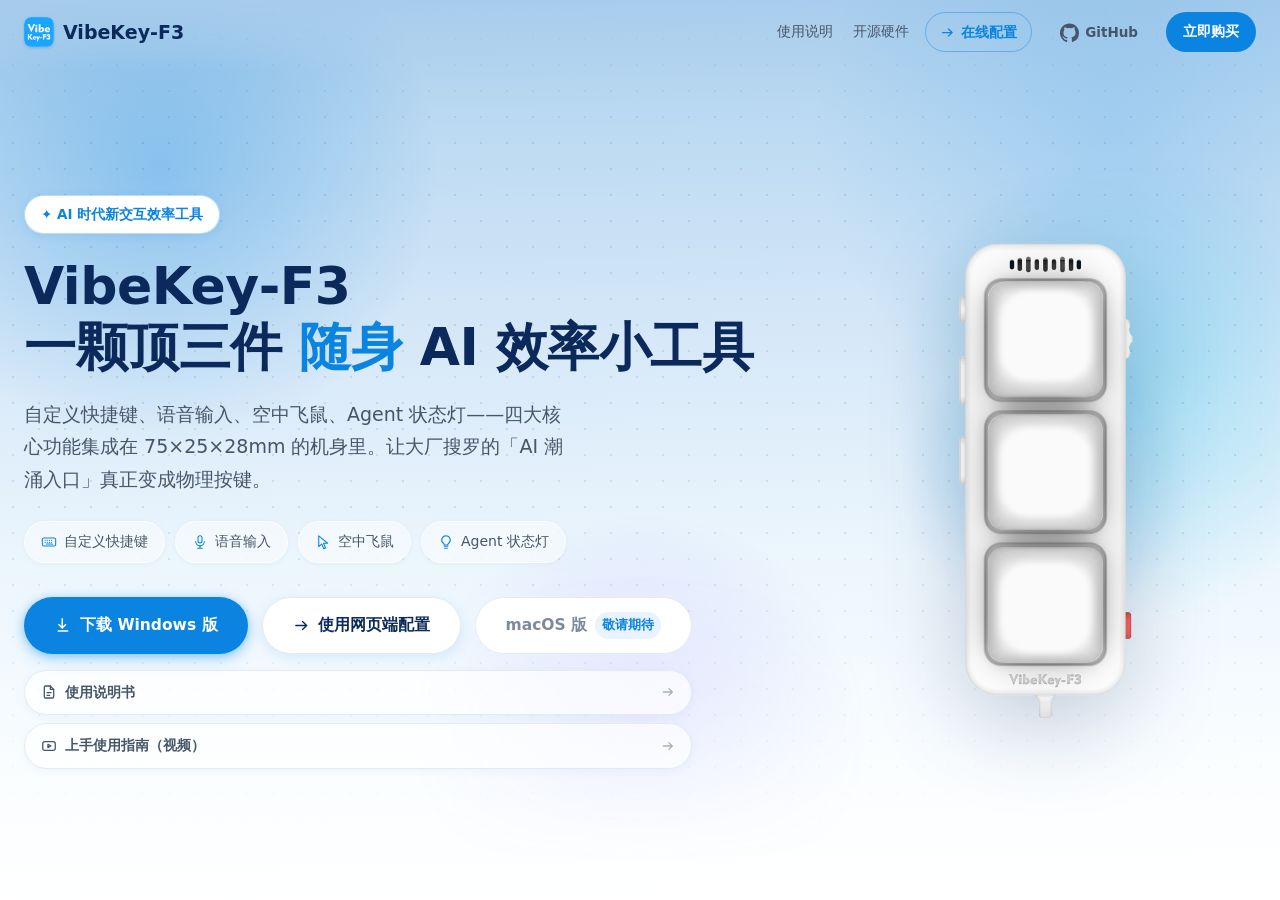
<file: index.html>
<!DOCTYPE html>
<html lang="zh-CN">
<head>
<meta charset="utf-8">
<meta name="viewport" content="width=device-width, initial-scale=1, viewport-fit=cover">
<title>VibeKey-F3 — 语音输入 · 空中飞鼠 · 自定义快捷键 · Agent状态灯</title>
<meta name="description" content="VibeKey-F3 顶三件随身 AI 效率小工具：自定义快捷键、语音输入、空中飞鼠、Agent 状态灯。双模蓝牙 5.3，三槽位独立配置，400mAh 长续航。">
<meta name="keywords" content="VibeKey-F3,语音输入,空中飞鼠,自定义快捷键,AI键盘,蓝牙键盘,Agent状态灯,双模蓝牙">
<meta property="og:title" content="VibeKey-F3 — AI时代新交互效率工具">
<meta property="og:description" content="一颗顶三件。语音输入、空中飞鼠、自定义快捷键与 Agent 状态灯，全部装进 75×25×28mm 的机身。">
<meta property="og:type" content="website">
<meta property="og:image" content="web/assets/img/product.png">
<link rel="icon" type="image/png" sizes="32x32" href="web/assets/img/favicon-32.png">
<link rel="icon" type="image/png" sizes="16x16" href="web/assets/img/favicon-16.png">
<link rel="apple-touch-icon" href="web/assets/img/logo.png">
<!-- 带 v= 版本号: GitHub Pages 对 CSS 设了 max-age=600(10 分钟缓存),
     改动样式后若不加版本号, 浏览器会继续用旧缓存。改样式时同步递增此值。
     改动履历(为什么这么改 / 踩过什么坑)见 docs/web-changelog.md。
     v34: 精简源码注释(historical note 归档到 docs/web-changelog.md)。 -->
<link rel="stylesheet" href="web/assets/style.css?v=71">
</head>
<body>

<!-- 改键页地址。该页需要 Web Serial API, 必须经 http(s) 打开, file:// 不行。
     所有改键入口统一用 data-app-link 属性, 由下面脚本注入真实地址;
     站内锚点链接不带该属性, 保持原样。 -->
<script>
  window.VK_CONFIG = {
    // 换部署位置时只改这一处
    appUrl: 'web/vibekey-F3_web_config/index.html',
  };
  document.addEventListener('DOMContentLoaded', function () {
    var url = window.VK_CONFIG.appUrl;
    document.querySelectorAll('[data-app-link]').forEach(function (el) {
      el.setAttribute('href', url);
    });
  });
</script>

<!-- ============ 等比缩放驱动 ============
     窄屏(<=1280px)时把整个桌面版按比例缩小, 一屏看全。
     ① 给 <html> 加 .vk-fixed —— 这是 CSS 覆盖区(style.css 末尾)的开关;
     ② 算 k = clientWidth / 1280 写到 --vh-k 上;
     ③ 把缩放后的实际高度回写给 .vk-scale-outer —— transform 不改布局高度,
        不补这一下页面底部会空一大截。

     ⚠️ 同步执行(不包 DOMContentLoaded): 缩放必须赶在首次绘制前生效,
        否则会闪一下"没缩放的桌面版"。 -->
<script>
(function () {
  var DESIGN_W = 1280;          // 设计稿宽度, 必须与 CSS 的 --max 一致
  // ★ 11-04: 移动端断点。小于此宽度【不做整体缩放】, 改用真正的移动端排版
  //   (@media max-width:900px, 见 style.css 末尾)。
  //   原因: 1280 设计稿缩到 390 宽 ⇒ k≈0.3, 正文 16px 实际只剩 4~5px, 手机上完全没法看。
  var MOBILE_W = 900;
  var html = document.documentElement;

  // ⚠️ 判据(clientWidth < DESIGN_W)与 CSS 覆盖区阈值(1400px)必须错开:
  //   clientWidth 已扣纵向滚动条(桌面约 15px), 窗口 1281px 时 clientWidth=1266
  //   判定为"要缩放"; 若 CSS 覆盖区也写 max-width:1280, 该媒体查询不匹配 ⇒
  //   画布拿不到 width:1280。所以 CSS 阈值放宽到 1400, 判定权只交给 .vk-fixed。
  //   缩放比恒为 clientWidth / DESIGN_W, 画布 CSS 宽恒为 DESIGN_W ⇒ 任何宽度都铺满。
  // ⚠️ 用 clientWidth 而非 window.innerWidth: innerWidth 含滚动条, 拿它算 k
  //   会让内容比可用区宽 15px → 出现横向滚动条 → 又改变可用宽 ⇒ 抖动。
  function apply() {
    var vw = html.clientWidth;   // 真实可用宽(已排除纵向滚动条)
    // 移动端: 不做缩放, 交给 CSS 的 @media (max-width:900px) 重排
    html.classList.toggle('vk-mobile', vw < MOBILE_W);
    if (vw >= MOBILE_W && vw < DESIGN_W) {
      var k = vw / DESIGN_W;
      html.classList.add('vk-fixed');
      html.style.setProperty('--vh-k', k);
    } else {
      // 桌面端 / 移动端: 完全恢复原生响应式, 不留任何缩放痕迹
      html.classList.remove('vk-fixed');
      html.style.removeProperty('--vh-k');
    }
    fixHeight();
  }

  // transform 不撑高度 ⇒ 把缩放后的真实高度回写给外层容器
  function fixHeight() {
    var sc = document.querySelector('.vk-scale');
    var out = document.querySelector('.vk-scale-outer');
    if (!sc || !out) return;
    if (!html.classList.contains('vk-fixed')) { out.style.height = ''; return; }
    var k = parseFloat(html.style.getPropertyValue('--vh-k')) || 1;
    // offsetHeight 是未缩放的布局高, 乘 k 即缩放后视觉高
    out.style.height = Math.round(sc.offsetHeight * k) + 'px';
  }

  // 首屏图片是本地静态资源, load 事件后高度才算得准
  apply();
  window.addEventListener('resize', apply, { passive: true });
  window.addEventListener('load', fixHeight);
  document.addEventListener('DOMContentLoaded', apply);

  // 图片解码完成会改变布局高度, 逐个补算(不做持续监听, 只在解码时各补一次)
  document.addEventListener('DOMContentLoaded', function () {
    document.querySelectorAll('.vk-scale img').forEach(function (img) {
      if (img.complete) return;
      img.addEventListener('load', fixHeight, { once: true });
      img.addEventListener('error', fixHeight, { once: true });
    });
  });
})();
</script>

<!-- ============ 缩放外壳 ============
     body 内容包进 .vk-scale(固定 1280px 宽的"设计画布"), 窄屏时整体 scale 缩小,
     不做任何重排。外层 .vk-scale-outer 用折算后的高度撑住文档流
     (见缩放驱动脚本的 fixHeight)。

     ⚠️ transform 会创建包含块, 里面的 position:fixed 退化为相对该元素定位。
        所以窄屏下 .nav 改 absolute(见 style.css), 代价是不再吸顶。 -->
<div class="vk-scale-outer" id="vkScaleOuter">
<div class="vk-scale" id="vkScale">

<!-- ============ 导航 ============ -->
<header class="nav">
  <div class="wrap nav-in">
    <a class="logo" href="#top">
      <span class="logo-mark"><img src="web/assets/img/logo.png" alt="VibeKey-F3"></span>
      <span>VibeKey-F3</span>
    </a>
    <nav class="nav-links" id="navLinks">
      <!-- 抽屉(≤900px)里这五项用【同一套卡片】: 等高、同圆角、同字号、图标+文字居中。
           次要项 = 白底描边(使用说明 / 开源硬件 / GitHub), 主转化 = 实心色块(在线配置 蓝 / 立即购买 橙)。
           ⚠️ 图标都带 .nav-ic, 桌面端 display:none —— 桌面导航仍是纯文字, 版式不变。
           ⚠️ 顺序: 先"资源类"再"转化类", 两个实心按钮放抽屉底部(拇指区), 视觉也成组。
           ⚠️ 文件名用 ASCII: 中文名在 URL 里会变成一长串 %E8%AF%B4... 容易被截断。
              普通 a 标签打开即可, 不要改成 fetch/XHR(3.4MB 二进制没必要绕 CORS)。 -->
      <a class="nav-menu-doc" href="web/manual.pdf" target="_blank" rel="noopener noreferrer">
        <svg class="nav-ic" viewBox="0 0 24 24" width="16" height="16" fill="none"
             stroke="currentColor" stroke-width="1.9" stroke-linecap="round" stroke-linejoin="round"
             aria-hidden="true" focusable="false">
          <path d="M14 3H7a2 2 0 0 0-2 2v14a2 2 0 0 0 2 2h10a2 2 0 0 0 2-2V8z"/>
          <path d="M14 3v5h5M9 13h6M9 17h4"/>
        </svg>
        使用说明
      </a>
      <!-- 立创开源硬件工程（原理图/PCB 开源） -->
      <a class="nav-menu-osh" href="https://oshwhub.com/eda_awmitlqu/project_zcjkwmqp?jspm=hub.zy.zp.gc1___hub.hm.zp&jlc_vid=FVEKBlFWEVRfUldQFlQMA1VVFVhYX1AAQVUKUV1UT1cxVlNfRFJaUFJSQFRYXjsOAxUeFF5JWA8aF0oLBA9ABApJKAkaExQVTU5BCBcOAAkbBUoFGAw%3D" target="_blank" rel="noopener noreferrer">
        <svg class="nav-ic" viewBox="0 0 24 24" width="16" height="16" fill="none"
             stroke="currentColor" stroke-width="1.9" stroke-linecap="round" stroke-linejoin="round"
             aria-hidden="true" focusable="false">
          <rect x="7" y="7" width="10" height="10" rx="1.6"/>
          <path d="M10 3v4M14 3v4M10 17v4M14 17v4M3 10h4M3 14h4M17 10h4M17 14h4"/>
        </svg>
        开源硬件
      </a>
      <a class="nav-menu-gh" href="https://github.com/lii-x/VibeKey-F3" target="_blank" rel="noopener noreferrer">
        <svg class="nav-ic" viewBox="0 0 24 24" width="16" height="16" fill="currentColor" aria-hidden="true">
          <path d="M12 .5C5.37.5 0 5.87 0 12.5c0 5.3 3.44 9.8 8.21 11.39.6.11.82-.26.82-.58v-2.03c-3.34.73-4.04-1.61-4.04-1.61-.55-1.39-1.34-1.76-1.34-1.76-1.09-.75.08-.73.08-.73 1.21.09 1.84 1.24 1.84 1.24 1.07 1.84 2.81 1.31 3.5 1 .11-.78.42-1.31.76-1.61-2.67-.3-5.47-1.34-5.47-5.95 0-1.31.47-2.39 1.24-3.23-.13-.3-.54-1.52.11-3.18 0 0 1.01-.32 3.3 1.23a11.5 11.5 0 0 1 6.01 0c2.29-1.55 3.3-1.23 3.3-1.23.65 1.66.24 2.88.12 3.18.77.84 1.23 1.92 1.23 3.23 0 4.62-2.8 5.64-5.48 5.94.43.37.82 1.1.82 2.22v3.29c0 .32.21.7.82.58A12.01 12.01 0 0 0 24 12.5C24 5.87 18.63.5 12 .5z"/>
        </svg>
        GitHub 开源仓库
      </a>
      <!-- 主转化 1: 在线配置(data-app-link 直接跳改键页, 与桌面端一致) -->
      <a class="nav-menu-app" data-app-link href="#app">
        <svg class="nav-ic" viewBox="0 0 24 24" width="16" height="16" fill="none"
             stroke="currentColor" stroke-width="2" stroke-linecap="round" stroke-linejoin="round"
             aria-hidden="true" focusable="false">
          <path d="M4 12h15M13.4 6.2 19.4 12l-6 5.8"/>
        </svg>
        在线配置
      </a>
      <!-- 主转化 2: 购买。⚠️ 必须是真的 <a> —— 原来这里是 .nav-links::after 伪元素画的,
           伪元素不可交互, 点了没任何反应(用户反馈"手机端立即购买跳转不了")。
           链接与桌面端 .nav-cta 保持一致。 -->
      <a class="nav-menu-buy" href="https://www.jlc-yx.com/crowdfunding/detail/2115405398654496770?jlc_vid=QlhdVwEEFVhXXgYCFFVYBlRWTlRbAQICEgUIVV1XQVUxVlNfRFJaUFJSQFRRQlBYUztWKAkaExQVTU5BEBMRWQsCBEkfD08NCAk=" target="_blank" rel="noopener noreferrer">
        <svg class="nav-ic" viewBox="0 0 24 24" width="16" height="16" fill="none"
             stroke="currentColor" stroke-width="1.9" stroke-linecap="round" stroke-linejoin="round"
             aria-hidden="true" focusable="false">
          <path d="M3 4h2.2l2.3 10.2a1.8 1.8 0 0 0 1.8 1.4h7.4a1.8 1.8 0 0 0 1.8-1.4L20 8H6.2"/>
          <circle cx="10" cy="19.6" r="1.3"/><circle cx="17" cy="19.6" r="1.3"/>
        </svg>
        立即购买
      </a>
    </nav>
    <!-- 桌面端入口(全站统一的"去配置工具"箭头图标 + 文案)。
         title 保留"在线改键"全称, 承担完整说明职责。 -->
    <a class="nav-app" data-app-link href="#app" title="打开 VibeKey-F3 在线配置工具">
      <svg class="nav-app-ic" viewBox="0 0 24 24" width="15" height="15" fill="none"
           stroke="currentColor" stroke-width="2" stroke-linecap="round" stroke-linejoin="round"
           aria-hidden="true" focusable="false">
        <path d="M4 12h15M13.4 6.2 19.4 12l-6 5.8"/>
      </svg>
      在线配置
    </a>
    <a class="nav-gh" href="https://github.com/lii-x/VibeKey-F3" target="_blank" rel="noopener noreferrer"
       title="在 GitHub 上查看 VibeKey-F3 开源仓库" aria-label="GitHub 开源仓库">
      <svg viewBox="0 0 24 24" width="19" height="19" fill="currentColor" aria-hidden="true">
        <path d="M12 .5C5.37.5 0 5.87 0 12.5c0 5.3 3.44 9.8 8.21 11.39.6.11.82-.26.82-.58v-2.03c-3.34.73-4.04-1.61-4.04-1.61-.55-1.39-1.34-1.76-1.34-1.76-1.09-.75.08-.73.08-.73 1.21.09 1.84 1.24 1.84 1.24 1.07 1.84 2.81 1.31 3.5 1 .11-.78.42-1.31.76-1.61-2.67-.3-5.47-1.34-5.47-5.95 0-1.31.47-2.39 1.24-3.23-.13-.3-.54-1.52.11-3.18 0 0 1.01-.32 3.3 1.23a11.5 11.5 0 0 1 6.01 0c2.29-1.55 3.3-1.23 3.3-1.23.65 1.66.24 2.88.12 3.18.77.84 1.23 1.92 1.23 3.23 0 4.62-2.8 5.64-5.48 5.94.43.37.82 1.1.82 2.22v3.29c0 .32.21.7.82.58A12.01 12.01 0 0 0 24 12.5C24 5.87 18.63.5 12 .5z"/>
      </svg>
      <span>GitHub</span>
    </a>
    <button class="nav-toggle" id="navToggle" aria-label="菜单" aria-expanded="false">
      <svg class="ic-burger" width="22" height="22" viewBox="0 0 24 24" fill="none" stroke="#0B2A5B" stroke-width="2" stroke-linecap="round">
        <path d="M3 6h18M3 12h18M3 18h18"/>
      </svg>
      <svg class="ic-close" width="22" height="22" viewBox="0 0 24 24" fill="none" stroke="#0B2A5B" stroke-width="2" stroke-linecap="round">
        <path d="M5 5l14 14M19 5L5 19"/>
      </svg>
    </button>
        <!-- 10-30 新增: 众筹购买入口(嘉立创众筹页) -->
    <a class="nav-cta" href="https://www.jlc-yx.com/crowdfunding/detail/2115405398654496770?jlc_vid=QlhdVwEEFVhXXgYCFFVYBlRWTlRbAQICEgUIVV1XQVUxVlNfRFJaUFRRQlBYUztWKAkaExQVTU5BEBMRWQsCBEkfD08NCAk=" target="_blank" rel="noopener noreferrer">立即购买</a>
</div>
</header>

<!-- ============ 首屏 ============ -->
<section class="hero" id="top">
  <!-- 云层已整体移除(CSS 里的 .hero-clouds/.cloud/.cf-p/cloudDrift 也已删净)。 -->
  <div class="hero-aurora" aria-hidden="true">
    <span class="aurora-blob aurora-b1"></span>
    <span class="aurora-blob aurora-b2"></span>
    <span class="aurora-blob aurora-b3"></span>
  </div>
  <div class="wrap hero-in">
    <div class="hero-txt">
      <span class="hero-badge">✦ AI 时代新交互效率工具</span>
      <!-- 第二行随文案轮换: 所有短语预先写在 DOM 里, 由 JS 交叉淡入淡出。
           品牌行 .l1 固定不动; 容器高度由 JS 量最高一句写死, 防切换时把下方按钮顶得上下抖。 -->
      <h1>
        <span class="l1">VibeKey-F3</span>
        <span class="l2 rot" id="heroRot">
          <span class="rot-i on">一颗顶三件 <em>随身</em>&nbsp;AI&nbsp;效率小工具</span>
          <span class="rot-i">开口即成稿 <em>语音</em>实时转文字</span>
          <span class="rot-i">手腕轻一转 <em>空中飞鼠</em>掌控光标</span>
          <span class="rot-i">一键即触发 <em>AI</em> 随时待命</span>
          <span class="rot-i">蓝牙 5.3 <em>三台设备</em>自由切换</span>
        </span>
      </h1>
      <p class="hero-sub">
        自定义快捷键、语音输入、空中飞鼠、Agent 状态灯——四大核心功能集成在
        75&times;25&times;28mm 的机身里。让大厂搜罗的「AI 潮涌入口」真正变成物理按键。
      </p>
      <!-- 四大功能标签: 内联 SVG 线性图标(1.6 描边 + currentColor), 与导航/按钮同一套语言。
           ⚠️ 图标是装饰性的, 一律 aria-hidden + focusable=false,
              免得屏幕阅读器把 SVG 当内容重念一遍。 -->
      <div class="hero-tags">
        <span>
          <svg class="tg-ic" viewBox="0 0 24 24" fill="none" stroke="currentColor" stroke-width="1.6"
               stroke-linecap="round" stroke-linejoin="round" aria-hidden="true" focusable="false">
            <rect x="2" y="6" width="20" height="12" rx="2.4"/>
            <path d="M6.2 9.6h0M9.4 9.6h0M12.6 9.6h0M15.8 9.6h0M6.2 12.6h0M9.4 12.6h0M12.6 12.6h0M15.8 12.6h0M17.4 15.4h0"/>
            <path d="M8.2 15h7.6"/>
          </svg>
          自定义快捷键
        </span>
        <span>
          <svg class="tg-ic" viewBox="0 0 24 24" fill="none" stroke="currentColor" stroke-width="1.6"
               stroke-linecap="round" stroke-linejoin="round" aria-hidden="true" focusable="false">
            <rect x="9" y="2.6" width="6" height="11" rx="3"/>
            <path d="M5.6 11.4a6.4 6.4 0 0 0 12.8 0"/>
            <path d="M12 17.8v3.6M8.6 21.4h6.8"/>
          </svg>
          语音输入
        </span>
        <span>
          <svg class="tg-ic" viewBox="0 0 24 24" fill="none" stroke="currentColor" stroke-width="1.6"
               stroke-linecap="round" stroke-linejoin="round" aria-hidden="true" focusable="false">
            <path d="M5.6 2.8 19 13.9h-6.2l3 7-2.7 1.2-3-7L5.6 19z"/>
          </svg>
          空中飞鼠
        </span>
        <span>
          <svg class="tg-ic" viewBox="0 0 24 24" fill="none" stroke="currentColor" stroke-width="1.6"
               stroke-linecap="round" stroke-linejoin="round" aria-hidden="true" focusable="false">
            <path d="M9.2 18.4h5.6M10 21.4h4"/>
            <path d="M12 2.6a6.4 6.4 0 0 1 3.7 11.6c-.6.5-.9 1-.9 1.6v.6H9.2v-.6c0-.6-.3-1.1-.9-1.6A6.4 6.4 0 0 1 12 2.6z"/>
          </svg>
          Agent 状态灯
        </span>
      </div>
      <div class="hero-btns">
        <!-- 首屏主转化入口。与底部 CTA 的 #dlBtn 共用同一套自动取版本逻辑
             (见文末脚本), 两处的 data-* 必须保持一致。
             ⚠️ 必须是普通 <a> 跳转: Gitee/Releases 直链是重定向 + 无 CORS 头,
                JS fetch/XHR 会被浏览器拦掉。 -->
        <a class="btn btn-p btn-dl" id="heroDlBtn"
           data-gitee-repo="lii-x/vibe-key-f3"
           data-gh-repo="lii-x/VibeKey-F3"
           href="https://gitee.com/lii-x/vibe-key-f3/releases/download/studio-v1.1.7/VibeKey-F3_Studio_Setup_v1.1.7.exe">
          <svg viewBox="0 0 24 24" width="18" height="18" fill="currentColor" aria-hidden="true">
            <path d="M12 3v10.6l3.3-3.3 1.4 1.4L11 17.4 5.3 11.7l1.4-1.4L10 13.6V3h2zM5 19h14v2H5v-2z"/>
          </svg>
          <!-- 文案固定不写版本号; id 保留作为稳定的改文案锚点。 -->
          <span id="heroDlBtnText">下载 Windows 版</span>
        </a>
        <!-- 首屏专用入口: 文案"使用网页端配置"比"在线改键"更明确点进去做什么;
             其余入口的文案保持原样。图标用 currentColor 描边, 跟随文字色。 -->
        <a class="btn btn-s" data-app-link href="#app">
          <svg class="btn-ic" viewBox="0 0 24 24" width="17" height="17" fill="none"
               stroke="currentColor" stroke-width="1.9" stroke-linecap="round" stroke-linejoin="round"
               aria-hidden="true" focusable="false">
            <path d="M4 12h15M13.4 6.2 19.4 12l-6 5.8"/>
          </svg>
          使用网页端配置
        </a>
        <!-- macOS 占位: 暂不可点, 用 aria-disabled + tabindex="-1" 明确告知
             辅助技术与键盘用户"这不是一个可用链接", 避免误点。 -->
        <span class="btn btn-s btn-soon" aria-disabled="true" title="macOS 版正在开发中">
           macOS 版 <em>敬请期待</em>
        </span>
        <!-- 说明书入口(首屏): 与顶部导航指向同一份 web/manual.pdf。
             形态: 独占一行(长条撑满整行会显得很重, 已验证不好看) —— 改成
             【独立一行里的紧凑胶囊】, 宽度只包住内容, 左对齐跟在按钮行下方。
             不做第 4 个按钮: 首屏主转化只有"下载"和"网页配置", 再塞实心按钮会稀释焦点。
             ⚠️ 必须是普通 <a> 跳转: PDF 是二进制直链, 别改成 fetch/XHR 绕 CORS。 -->
        <div class="hero-doc-row is-stack">
          <a class="hero-doc" href="web/manual.pdf" target="_blank" rel="noopener noreferrer">
            <svg class="doc-ic" viewBox="0 0 24 24" width="16" height="16" fill="none"
                 stroke="currentColor" stroke-width="1.9" stroke-linecap="round" stroke-linejoin="round"
                 aria-hidden="true" focusable="false">
              <path d="M14 3H7a2 2 0 0 0-2 2v14a2 2 0 0 0 2 2h10a2 2 0 0 0 2-2V8z"/>
              <path d="M14 3v5h5M9 13h6M9 17h4"/>
            </svg>
            <span>使用说明书</span>
            <svg class="doc-arrow" viewBox="0 0 24 24" width="14" height="14" fill="none"
                 stroke="currentColor" stroke-width="2.2" stroke-linecap="round" stroke-linejoin="round"
                 aria-hidden="true" focusable="false">
              <path d="M4 12h15M13.4 6.2 19.4 12l-6 5.8"/>
            </svg>
          </a>
          <!-- 视频版上手教程(小红书), 与说明书同一行容器内竖排。
               ⚠️ 站外链接必须 target=_blank + rel="noopener noreferrer";
                  小红书分享链接带 xsec_token, 参数里的 & 要写成 &amp; 才不会把后面截掉。 -->
          <a class="hero-doc" id="heroGuideBtn"
             href="https://www.xiaohongshu.com/discovery/item/6b01a0d20000000026011315?source=webshare&amp;xhsshare=pc_web&amp;xsec_token=YB_w64pLHcoksrMH6XRZXAHCwAcbGxV19la-A6pcuMntE=&amp;xsec_source=pc_share"
             target="_blank" rel="noopener noreferrer">
            <svg class="doc-ic" viewBox="0 0 24 24" width="16" height="16" fill="none"
                 stroke="currentColor" stroke-width="1.9" stroke-linecap="round" stroke-linejoin="round"
                 aria-hidden="true" focusable="false">
              <rect x="2.6" y="5.4" width="18.8" height="13.2" rx="3.2"/>
              <path d="M10.4 9.6 15 12l-4.6 2.4z"/>
            </svg>
            <span>上手使用指南（视频）</span>
            <svg class="doc-arrow" viewBox="0 0 24 24" width="14" height="14" fill="none"
                 stroke="currentColor" stroke-width="2.2" stroke-linecap="round" stroke-linejoin="round"
                 aria-hidden="true" focusable="false">
              <path d="M4 12h15M13.4 6.2 19.4 12l-6 5.8"/>
            </svg>
          </a>
        </div>
      </div>
    </div>
    <div class="hero-vis">
      <span class="hero-ring" aria-hidden="true"></span>
      <img src="web/assets/img/product.png" alt="VibeKey-F3 三键自定义键盘 俯视图" width="319" height="875">
    </div>
  </div>
</section>



</div><!-- /.vk-scale -->
</div><!-- /.vk-scale-outer -->

<script>
// ---------- 场景轮播(对标 Chatterfly) ----------
// 交互: 自动往复播放(4.6s) + 拖拽甩动 + 点侧卡切换 + 点圆点跳转。
// 实现要点:
//   ① 卡片重叠在同一卡位, JS 只写 data-off(-2..2), 视觉全交给 CSS;
//      环形取模算相对位移, 四/五/六张都能跑。
//   ② 只监听 pointer 事件, 统一覆盖鼠标/触摸/手写笔。
//   ③ 拖拽/点圆点/点侧卡时 clearInterval 让位给手动操作, 之后自动重启。
//      ⚠️ 悬停**不**暂停(会让桌面端自动播放被废掉, 见下方说明)。
//   ④ prefers-reduced-motion 时不自动播, 拖拽/点击照常。
(function () {
  var root = document.getElementById('car');
  var track = document.getElementById('carTrack');
  var dotBox = document.getElementById('carDots');
  if (!root || !track || !dotBox) return;

  var cards = Array.prototype.slice.call(track.querySelectorAll('.car-card'));
  var n = cards.length;
  if (!n) return;

  var cur = 0;
  var AUTO = 4600;
  var timer = null;
  var reduced = window.matchMedia
    && window.matchMedia('(prefers-reduced-motion: reduce)').matches;

  // ---- 圆点: 数量跟着卡片走, 不手写死 ----
  var dots = cards.map(function (c, i) {
    var b = document.createElement('button');
    b.className = 'car-dot';
    b.type = 'button';
    b.setAttribute('role', 'tab');
    b.setAttribute('aria-label', '第 ' + (i + 1) + ' 个场景');
    // 进度填充条: 选中时从左往右填满, 填满即换下一张(时长 = 下面写的 --car-dur)
    var f = document.createElement('i');
    f.className = 'car-fill';
    b.appendChild(f);
    b.addEventListener('click', function () { go(i); startAuto(); });
    dotBox.appendChild(b);
    return b;
  });
  // 填充时长与自动切换间隔同源(AUTO) —— 免得以后改了一个忘了改另一个
  dotBox.style.setProperty('--car-dur', AUTO + 'ms');

  // 环形取模: 把真实下标换成 -2..2 的相对位移
  function rel(i) {
    var d = (i - cur) % n;
    if (d > n / 2) d -= n;
    if (d < -n / 2) d += n;
    return d;
  }

  function render() {
    cards.forEach(function (c, i) { c.setAttribute('data-off', rel(i)); });
    dots.forEach(function (d, i) {
      d.setAttribute('aria-selected', i === cur ? 'true' : 'false');
    });
    restartFill();                       // 换图 ⇒ 进度条从头开始填
  }

  // 让当前圆点的进度条从 0 重播。
  // ⚠️ CSS 动画必须"摘类 → 强制重排 → 加类"才会从头播, 只改其它属性不会重播。
  function restartFill() {
    dots.forEach(function (d) { d.classList.remove('is-run'); });
    if (reduced || n < 2) return;        // 减动效 / 只有一张 ⇒ 不用进度条
    var a = dots[cur];
    if (!a) return;
    void a.offsetWidth;                  // 强制重排
    a.classList.add('is-run');
  }

  function go(i) {
    cur = (i % n + n) % n;      // 双模取模: 拖过头也能回得来
    render();
  }
  // 前进/后退: 到底掉头, 往复而不是死循环
  function step(d) {
    var next = cur + d;
    if (next >= n) next = 0;
    if (next < 0) next = n - 1;
    go(next);
  }

  // ---- 自动播放 ----
  function stopAuto() {
    if (timer) { clearInterval(timer); timer = null; }
    dotBox.classList.add('is-paused');          // 填充条一起冻住, 别偷偷跑完
  }
  function startAuto() {
    stopAuto();
    dotBox.classList.remove('is-paused');
    if (reduced || n < 2) return;               // 减动效 / 只有一张 ⇒ 不播
    timer = setInterval(function () { step(1); }, AUTO);
    restartFill();                              // 新周期从 0 开始填, 与定时器对齐
  }

  // ---- 点侧卡: 不是当前那张就跳过去 ----
  cards.forEach(function (c, i) {
    c.addEventListener('click', function () {
      if (i === cur) return;
      go(i);
      startAuto();
    });
  });

  // ---- 拖拽 ----
  var down = false, moved = false, sx = 0, sy = 0, dx = 0, pid = 0;

  function start(e) {
    if (n < 2) return;
    down = true; moved = false;
    pid = e.pointerId;
    sx = e.clientX;
    sy = e.clientY;             // 记纵向起点: 下面 touchmove 要靠它判定"是不是横向滑动"
    dx = 0;
    stopAuto();                 // 用户一碰就接管, 别跟人抢
  }
  function move(e) {
    if (!down || e.pointerId !== pid) return;
    dx = e.clientX - sx;
    if (Math.abs(dx) > 4) { moved = true; root.classList.add('is-drag'); }
    if (!moved) return;
    // 跟手位移 + 限幅(阻尼 0.55; MAX=96 是实测值, 超过会让中间卡越出 stage
    // 变成"三张并排"。软限幅: 超限后每多拽 1px 只走 0.12px, 有橡皮筋感)。
    var raw = dx * 0.55;
    var MAX = 96;
    var v = Math.abs(raw) <= MAX ? raw
          : Math.sign(raw) * (MAX + (Math.abs(raw) - MAX) * 0.12);
    track.style.transform = 'translateX(' + v.toFixed(1) + 'px)';
  }
  function end(e) {
    if (!down || (e && e.pointerId !== pid)) return;
    down = false;
    root.classList.remove('is-drag');
    track.style.transform = '';              // 交还给 CSS 的 data-off 定位
    var TH = 70;                             // 位移阈值(px)
    if (moved && Math.abs(dx) > TH) step(dx < 0 ? 1 : -1);
    // 没拖够: 什么都不做, CSS 已把卡带回 data-off 指定的位置(自然回弹)
    startAuto();
  }

  root.addEventListener('pointerdown', start);
  root.addEventListener('pointermove', move);
  root.addEventListener('pointerup', end);
  root.addEventListener('pointercancel', end);
  // 鼠标拖到一半移出窗口 → pointerup 收不到, 必须兜住, 否则 is-drag 永远挂着
  window.addEventListener('blur', function () { if (down) end(null); });
  // ⚠️ 绝不能无差别 preventDefault —— 会把纵向页面滚动一起吃掉
  //    (手指落在轮播上页面就滚不动)。只在"横向位移 > 纵向"时才拦。
  //    同一件事 CSS 侧还有 `.car { touch-action: pan-y }` 兜底。
  root.addEventListener('touchmove', function (e) {
    if (n < 2 || !down) return;
    var t = e.touches && e.touches[0];
    if (!t) return;
    var mx = Math.abs(t.clientX - sx), my = Math.abs(t.clientY - sy);
    if (mx > my) e.preventDefault();        // 仅横向为主的滑动才拦
  }, { passive: false });
  // ⚠️ 不要给这里加「悬停暂停」: 桌面端鼠标常年停在页面中间, 等于自动播放被废掉。
  //    拖拽/点圆点/点侧卡时仍会 stopAuto(让位给手动操作), 那是另一回事。

  // 键盘: 左右方向键切换(无障碍)
  root.setAttribute('tabindex', '0');
  root.addEventListener('keydown', function (e) {
    if (e.key === 'ArrowLeft') { step(-1); startAuto(); e.preventDefault(); }
    else if (e.key === 'ArrowRight') { step(1); startAuto(); e.preventDefault(); }
  });

  render();
  startAuto();
})();

// ---------- 导航栏: 顶部透明 → 滚动后毛玻璃 ----------
(function () {
  var nav = document.querySelector('.nav');
  if (!nav) return;

  // 阈值取导航高的一半, 滚过一丢就切换。用 offsetHeight 读实际高度, 不写死 64。
  function threshold() { return Math.max(8, nav.offsetHeight / 2); }

  function sync() {
    nav.classList.toggle('is-solid', window.pageYOffset > threshold());
  }

  // passive: true 让浏览器跳过滚动阻塞等待, 滚动更跟手。
  window.addEventListener('scroll', sync, { passive: true });
  window.addEventListener('resize', sync);
  sync();   // 初始状态: 刷新时页面可能停在半路(锚点/浏览器恢复滚动位置)
})();

// ---------- 导航移动端(抽屉式) ----------
(function () {
  var btn = document.getElementById('navToggle');
  var links = document.getElementById('navLinks');
  if (!btn || !links) return;

  function setOpen(open) {
    links.classList.toggle('open', open);
    btn.setAttribute('aria-expanded', open ? 'true' : 'false');
    // 抽屉铺满整屏, 打开时锁住背景滚动, 否则滑动菜单会带着页面一起动
    document.body.style.overflow = open ? 'hidden' : '';
    // 抽屉打开时给导航补实底。CSS 侧已用 .nav:has(...) 做过, 这里的 .is-drawer
    // 是**兜底**: :has() 在旧内核(Safari 15.3 以下 / 一些安卓 WebView)不解析。
    var nav = document.querySelector('.nav');
    if (nav) nav.classList.toggle('is-drawer', open);
  }
  btn.addEventListener('click', function () {
    setOpen(!links.classList.contains('open'));
  });
  // 点任意菜单项后关闭(含 GitHub 外链)
  links.addEventListener('click', function (e) {
    if (e.target.closest('a')) setOpen(false);
  });
  // Esc 关闭
  document.addEventListener('keydown', function (e) {
    if (e.key === 'Escape' && links.classList.contains('open')) {
      setOpen(false);
      btn.focus();
    }
  });
  // 从手机切回桌面宽度时, 复位抽屉状态(否则 body 仍锁着滚动)
  var mq = window.matchMedia('(min-width: 901px)');
  var onChange = function (e) { if (e.matches) setOpen(false); };
  if (mq.addEventListener) mq.addEventListener('change', onChange);
  else if (mq.addListener) mq.addListener(onChange);
})();

// ---------- 滚动入场动画 ----------
(function () {
  var els = document.querySelectorAll('.rv');
  if (!('IntersectionObserver' in window)) {
    els.forEach(function (e) { e.classList.add('in'); });
    return;
  }
  var io = new IntersectionObserver(function (entries) {
    entries.forEach(function (en) {
      if (en.isIntersecting) {
        en.target.classList.add('in');
        io.unobserve(en.target);
      }
    });
  }, { threshold: 0.12, rootMargin: '0px 0px -8% 0px' });
  els.forEach(function (e) { io.observe(e); });
})();

// ---------- 导航高亮 ----------
(function () {
  var secs = [].slice.call(document.querySelectorAll('section[id]'));
  // 只取站内锚点链接; GitHub 外链与「在线改键」不参与高亮, 否则会被误判为当前区块
  var navs = [].slice.call(document.querySelectorAll('.nav-links a[href^="#"]'));
  if (!secs.length || !navs.length) return;
  var tick = function () {
    var y = window.scrollY + 130, cur = '';
    secs.forEach(function (s) { if (s.offsetTop <= y) cur = s.id; });
    navs.forEach(function (a) {
      var on = a.getAttribute('href') === '#' + cur;
      a.style.color = on ? 'var(--blue)' : '';
      a.style.fontWeight = on ? '600' : '';
    });
  };
  window.addEventListener('scroll', tick, { passive: true });
  tick();
})();

// ---------- 下载按钮: 自动取最新安装包 ----------
// 上传新版本后官网无需改代码自动指向新版; 全部失败则保持 HTML 里写死的兜底版本
// (无 JS / 全接口挂掉时仍可点, 只是可能指向旧版)。
//
// 数据源按顺序尝试: Gitee API → GitHub API。两个都存在同一批 tag(studio-vX.Y.Z),
// 谁先给出结果就用谁。
// ⚠️ Gitee API 会按来源 IP 限流, 超限直接 403「Rate Limit Exceeded」——
//    这不是"坏了", 是共享出口 IP 的常态(公司/校园网/代理尤其明显)。
//    只挂 Gitee 的话, 一被限流就静默退回写死版本, 于是"版本号永远停在旧值"。
//    加 GitHub 兜底后, 单边限流不再是竞态点。
// ⚠️ 不能用 /releases/latest —— 它按【发布时间】取, 而固件 Release(vX.Y.Z)
//    与上位机安装包(studio-vX.Y.Z)混在同一个列表里, 会把固件当安装包。
//    也**不能**用 /releases/latest/download/xxx.exe —— 按文件名匹配, 版本号一变就失效。
//    这里用列表 API 自己筛 studio-* 再按版本号**数字**比 (不是字符串比)。
// ⚠️ 只 fetch 列表(小 JSON), 下载仍是普通 a 标签跳转(资产直链不带 CORS 头)。
(function () {
  var btn = document.getElementById('dlBtn');
  var txt = document.getElementById('dlBtnText');
  // 用 querySelectorAll 而非写死 id: 以后再加入口, 给它 .btn-dl[data-gitee-repo] 即自动同步。
  var btnAll = document.querySelectorAll('.btn-dl[data-gitee-repo]');
  if (!btn) return;
  var giteeRepo = btn.getAttribute('data-gitee-repo') || '';
  var ghRepo = btn.getAttribute('data-gh-repo') || '';

  /* "studio-v1.10.2" → [1,10,2] */
  function verOf(tag) {
    var m = /(\d+)\.(\d+)\.(\d+)/.exec(tag || '');
    return m ? [+m[1], +m[2], +m[3]] : null;
  }
  /* 逐段比数字, 否则 "1.1.10" 会被判成比 "1.1.9" 小 */
  function cmp(a, b) {
    for (var i = 0; i < 3; i++) {
      if (a[i] !== b[i]) return a[i] - b[i];
    }
    return 0;
  }

  /* 只同步两个下载按钮的 href 与文案。
     ⚠️ 首屏文案固定不显示版本号(版本只在 href 里); 底部 CTA 显示版本号。 */
  function apply(tag, url) {
    for (var i = 0; i < btnAll.length; i++) btnAll[i].href = url;
    if (txt) txt.textContent = '下载 Windows 版 ' + tag.replace(/^studio-/, '');
    // 首屏按钮刻意不写 textContent, 保持 HTML 里写死的固定文案。
  }

  function pick(list) {
    var best = null, bestV = null;
    list.forEach(function (rel) {
      var tag = rel.tag_name || '';
      /* ★ 11-18 修正: 原来只认 `studio-vX.Y.Z` 前缀, 但 GitHub 上的安装包
       * 直接以 `v1.1.5` 发布(没有 studio- 前缀) ⇒ GitHub 源永远筛不出东西,
       * 只剩 Gitee 一条腿; Gitee 一按 IP 限流就退回写死版本, 官网于是长期停在旧版。
       * 改为: 前缀可有可无, **以"是否带 .exe 资产"为准** ——
       * 固件 Release 从来没有 exe, 不会误选。 */
      if (!/^(?:studio-)?v\d+\.\d+\.\d+$/.test(tag)) return;
      var assets = rel.assets || [];
      for (var i = 0; i < assets.length; i++) {
        var n = assets[i].name || '';
        if (!/\.exe$/i.test(n)) continue;
        var v = verOf(tag);
        if (!v) continue;
        if (!bestV || cmp(v, bestV) > 0) { bestV = v; best = { tag: tag, url: assets[i].browser_download_url }; }
        break;                                             // 一个 Release 只取第一个 exe
      }
    });
    return best;
  }

  /* 拉某个仓库的 release 列表 → 挑出最高版 studio-*。
     两个源的返回结构一致(tag_name / assets[].name / browser_download_url),
     所以共用 pick。任一环节失败都 reject, 交给链上的兜底继续。 */
  function load(apiUrl) {
    return fetch(apiUrl, { headers: { Accept: 'application/json' } })
      .then(function (r) { return r.ok ? r.json() : Promise.reject(r.status); })
      .then(function (j) {
        var hit = Array.isArray(j) ? pick(j) : null;
        return hit && hit.url ? hit : Promise.reject('no studio-* release');
      });
  }

  /* 按顺序尝试数据源, 第一个成功即止。
     ⚠️ 两个源都失败 = 保留 HTML 里写死的兜底版本(可能已过期), 不弹任何提示 ——
        下载入口不该因为取版本失败而报错打扰用户。 */
  var sources = [];
  if (giteeRepo) sources.push('https://gitee.com/api/v5/repos/' + giteeRepo + '/releases?per_page=30');
  if (ghRepo) sources.push('https://api.github.com/repos/' + ghRepo + '/releases?per_page=30');
  if (!sources.length) return;

  sources.reduce(function (chain, url) {
    return chain.catch(function () { return load(url); });
  }, Promise.reject()).then(function (hit) {
    apply(hit.tag, hit.url);
  }).catch(function () {
    /* 全部数据源失败: 静默保留兜底版本 */
  });
})();

// ---------- 首屏标题第二行: 定时轮换 ----------
// 短语静态写在 HTML 里, 这里只切 .on 类做交叉淡入。元素 position:absolute 叠在一起,
// 所以容器高度要事先量好写死, 否则切换时高度跳动会把下方按钮顶得上下抖。
// 无障碍: 系统开了"减少动态效果"就不轮换(保持第一句), 但仍会量好高度。
(function () {
  var rot = document.getElementById('heroRot');
  if (!rot) return;
  var items = rot.querySelectorAll('.rot-i');
  if (items.length < 2) return;

  var reduce = window.matchMedia &&
               window.matchMedia('(prefers-reduced-motion: reduce)').matches;

  // ⚠️ idx 必须先声明: applyHeight() 里要用, 而 fit() 在下面就会调用
  var idx = 0;

  // 高度按【当前这一句】走, 而不是所有句子的最大值。
  // 原因: 手机端同一句可能 1 行、也可能 2 行, 按最大值预留时,
  // 短句(1 行)下面会白留一整行 —— 用户反馈"标题和正文之间太空了"。
  // .rot-i 是 position:absolute + width:100%, 即使 opacity:0 也能直接量到自身高度,
  // 不必再走 measuring 那套隐藏/静态堆叠的把戏。
  function applyHeight() {
    var h = items[idx].offsetHeight;
    if (h) rot.style.height = h + 'px';
  }
  function fit() { applyHeight(); }
  fit();

  function show(n) {
    items[idx].classList.remove('on');
    idx = n;
    items[idx].classList.add('on');
    applyHeight();          // 跟着这句话的行数调整容器高度(配 .rot 的 height 过渡, 不跳)
  }
  if (!reduce) {
    setInterval(function () { show((idx + 1) % items.length); }, 3400);
  }
  // 窄屏换行行数会变(同一句可能从1行变2行), 得重新量
  var rt = null;
  window.addEventListener('resize', function () {
    if (rt) clearTimeout(rt);
    rt = setTimeout(fit, 180);
  }, { passive: true });
})();
</script>
</body>
</html>
</file>
<file: web/assets/style.css>
/* ==========================================================================
   VibeKey-F3 产品官网 — 样式表
   命名: .sec-* 为区块, .grd 为栅格, .crd 为卡片。字号用 clamp() 流体缩放。
   颜色取自产品图: 主蓝 #0A84E0 / 橙 #F97316 / 深蓝 #0B2A5B
   ========================================================================== */

:root {
  --blue: #0A84E0;
  --blue-d: #0668B8;
  --blue-l: #E8F3FD;
  --orange: #F97316;
  --orange-l: #FFF1E6;
  --navy: #0B2A5B;
  --ink: #16202E;
  --ink-2: #465568;
  --ink-3: #7C8B9C;
  --line: #E4EAF0;
  --bg: #FFFFFF;
  --bg-2: #F6F9FC;
  --r: 16px;
  --r-s: 10px;
  --sh: 0 4px 24px rgba(11, 42, 91, .08);
  --sh-l: 0 12px 48px rgba(11, 42, 91, .14);
  --max: 1280px;
  /* 导航高度: 改高度时只改这一个值。.nav-in 定高 / .hero 补顶部留白 /
     html 的 scroll-padding-top 三处联动。 */
  --nav-h: 64px;
}

* { margin: 0; padding: 0; box-sizing: border-box; }

html { scroll-behavior: smooth; scroll-padding-top: var(--nav-h); }

body {
  font-family: "PingFang SC", "Microsoft YaHei", "Hiragino Sans GB", system-ui, -apple-system, sans-serif;
  color: var(--ink);
  background: var(--bg);
  line-height: 1.7;
  -webkit-font-smoothing: antialiased;
  overflow-x: hidden;
}

img { display: block; max-width: 100%; }
a { color: inherit; text-decoration: none; }

/* ---------- 容器 ---------- */
.wrap { max-width: var(--max); margin: 0 auto; padding: 0 24px; }

/* ---------- 等比缩放外壳 ----------
   整页内容放进固定 1280px 宽的"设计画布" .vk-scale, 窄屏时 scale(视口宽/1280) 整体缩小。
   ⚠️ transform 不改布局 ⇒ .vk-scale 仍按 1280px 占位, 外层 .vk-scale-outer 的高度
      必须由 JS 用 offsetHeight × k 写回(见 index.html 的 fixHeight)。
   ⚠️ transform 创建 containing block ⇒ 内部 position:fixed 退化为相对本元素,
      导航因此不再吸顶(窄屏下的固有代价, 已接受)。 */
.vk-scale {
  width: 100%;
  /* 10-30 单屏: 画布锁死一屏高并做 flex 列容器。手机端 k<1 时设计稿高=视口高/k。 */
  height: calc(100vh / var(--vh-k, 1));
  display: flex; flex-direction: column;
  transform-origin: top left;
  /* 桌面端 --vh-k 恒为 1, scale(1) 不产生任何视觉/布局差异 */
  transform: scale(var(--vh-k, 1));
}

/* 缩放外壳: 只负责用折算后的高度撑住文档流。
   ⚠️ 不要写 overflow:hidden, 也不要给 width 约束 —— 内层 1280px 必须原样保留,
      否则缩放基准被破坏; 横向裁切交给 body{overflow-x:hidden}。 */
.vk-scale-outer { width: 100%; }

/* ---------- 窄屏: 关掉一切响应式重排, 纯缩放 ----------
   源码里有 11 处 @media 断点, 手机打开时会全部命中把版式改成"手机版"。对策:
   JS 给 html 加 .vk-fixed, 再在文件**最末尾**用 html.vk-fixed 反向覆盖掉
   (必须放末尾, 否则会被原始断点盖回去)。 */

/* ---------- 导航 ----------
   ⚠️ 导航项都是 nowrap, 宽度不够时会溢出互相叠在一起。对策: nav-in 显式
      min-width:0 让 flex 子项能收缩 + overflow:hidden 兜底 + 分档降级。
   ⚠️ 用 fixed 而非 sticky: sticky 始终占文档流 64px, 透明后首屏顶部会留一条
      空白带像"缺了一块"。代价是导航不再顶开空间, 由 .hero 的 padding-top 补。 */
.nav {
  position: fixed; top: 0; left: 0; right: 0; z-index: 100;
  background: transparent;
  border-bottom: 1px solid transparent;
  transition: background .32s ease, border-color .32s ease,
              box-shadow .32s ease, backdrop-filter .32s ease;
}
/* 滚动后的毛玻璃态。⚠️ 关键是 backdrop-filter 的 blur, 只加白底就是"变白"。 */
.nav.is-solid {
  background: rgba(255, 255, 255, .72);
  -webkit-backdrop-filter: saturate(180%) blur(18px);
          backdrop-filter: saturate(180%) blur(18px);
  border-bottom-color: var(--line);
  box-shadow: 0 2px 16px rgba(11, 42, 91, .06);
}
/* 兜底: 老浏览器不支持 backdrop-filter 时, 半透明白会灰蒙、对比度不够。 */
@supports not ((backdrop-filter: blur(1px)) or (-webkit-backdrop-filter: blur(1px))) {
  .nav.is-solid { background: rgba(255, 255, 255, .96); }
}
.nav-in { display: flex; align-items: center; gap: 16px; height: var(--nav-h); min-width: 0; }
.logo { display: flex; align-items: center; gap: 9px; font-size: 19px; font-weight: 800; color: var(--navy); white-space: nowrap; flex-shrink: 0; }
/* 品牌标识: 直接用改键页那张官方图标, 保证与配置工具是同一个 logo。 */
.logo-mark {
  width: 30px; height: 30px; border-radius: 7px; overflow: hidden;
  display: grid; place-items: center; flex-shrink: 0;
  box-shadow: 0 1px 3px rgba(11, 42, 91, .18);
}
.logo-mark img { width: 100%; height: 100%; object-fit: cover; display: block; }
.nav-links { display: flex; gap: 20px; margin-left: auto; min-width: 0; overflow: hidden; }
.nav-links a {
  font-size: 14px; color: var(--ink-2); font-weight: 500;
  transition: color .18s; white-space: nowrap; flex-shrink: 0;
}
/* ⚠️ 抽屉专用项(在线改键 / GitHub)在桌面端必须隐藏, 否则会挤进 .nav-links
   被 overflow:hidden 裁掉一半。桌面端由 .nav-app / .nav-gh 承担这两件事。 */
.nav-links a.nav-menu-app,
.nav-links a.nav-menu-gh,
.nav-links a.nav-menu-buy { display: none; }
/* 抽屉里"图标 + 文字"那一套图标: 桌面导航仍是纯文字, 必须隐藏 */
.nav-links a .nav-ic { display: none; }
.nav-links a:hover { color: var(--blue); }
.nav-cta {
  flex-shrink: 0;
  padding: 8px 17px; border-radius: 999px; background: var(--blue); color: #fff;
  font-size: 14px; font-weight: 600; white-space: nowrap;
  transition: background .18s, transform .18s;
}
.nav-cta:hover { background: var(--blue-d); transform: translateY(-1px); }
/* 导航「在线改键」入口: 描边样式, 与主 CTA 区分但同样醒目 */
.nav-app {
  display: inline-flex; align-items: center; gap: 6px; flex-shrink: 0;
  padding: 8px 14px; border-radius: 999px;
  border: 1.5px solid rgba(10,132,224,.42); color: var(--blue);
  font-size: 13.5px; font-weight: 600; white-space: nowrap;
  transition: background .18s, border-color .18s, transform .18s;
}
/* 「在线配置」的横箭头图标: 描边用 currentColor, hover 时自动跟随文字色;
   flex-shrink:0 防窄屏被压扁。 */
.nav-app .nav-app-ic,
.nav-menu-app .nav-app-ic { flex-shrink: 0; }
.nav-app:hover { background: var(--blue-l); border-color: var(--blue); transform: translateY(-1px); }
/* GitHub 开源入口: 纯图标按钮(桌面), 与其它胶囊区隔, 用中性色避免抢主色 */
.nav-gh {
  display: inline-flex; align-items: center; gap: 6px; flex-shrink: 0;
  padding: 9px 12px; border-radius: 10px;
  color: var(--ink-2); transition: color .18s, background .18s;
}
.nav-gh:hover { color: var(--navy); background: var(--nav); }
.nav-gh span { font-size: 13.5px; font-weight: 600; }
/* 汉堡按钮: 用 grid 把「汉堡/关闭」两个图标叠在同一格, 切换只靠 display。 */
.nav-toggle {
  flex-shrink: 0;
  width: 40px; height: 40px; border: 1px solid var(--line); border-radius: 10px;
  background: #fff; cursor: pointer; margin-left: auto; padding: 0;
  display: none; grid-template: 1fr / 1fr; place-items: center;
  transition: border-color .18s, background .18s;
}
.nav-toggle:hover { border-color: var(--blue); background: var(--blue-l); }
/* 汉堡 <-> 关闭 图标切换 */
.nav-toggle svg { grid-area: 1 / 1; }
.nav-toggle .ic-close { display: none; }
.nav-toggle[aria-expanded="true"] .ic-burger { display: none; }
.nav-toggle[aria-expanded="true"] .ic-close { display: block; }
.nav-toggle[aria-expanded="true"] { border-color: var(--blue); background: var(--blue-l); }

/* ---------- 首屏 ---------- */
/* ⚠️ 渐变的白色端点必须落在 hero 底边(100%), 不能中途就变白 ——
   否则底色在中段被齐齐切断, 并要与下方 .sec 的白底无缝衔接。 */
/* 10-30 单屏不滚动: 整页锁死一屏高, 由 .vk-scale 做 flex 容器分配高度。
   手机端 k<1 时设计稿高 = 视口高 / k, 所以用 calc 而不是 100vh。 */
html, body { height: 100%; overflow: hidden; }

.hero {
  position: relative; overflow: hidden;
  flex: 1 1 auto; min-height: 0;   /* 10-30: 在 flex 列里吃掉剩余高度 */
  display: flex; align-items: center;   /* 10-30: 让 .hero-in 在整屏里垂直居中 */
  /* 10-30 调整: 首屏不再撑满一屏高 —— 下面还有「四大核心功能」标题区,
     撑满会把标题区推到屏幕外(用户截图里两者是同一屏可见的)。
     改为内容自然高度, 上下留白由 .hero-in 的 padding 决定。 */
  /* 天空渐变: 上端天空蓝 → 底边纯白(与下方 .sec 无缝)。
     ⚠️ 试过深色 Aurora 方案, 整屏偏暗且与下方白底反差过大, 已回退。 */
  background: linear-gradient(179deg,
              #A6CBEB 0%, #BCDAF2 15%, #D6E8F8 38%,
              #ECF6FD 62%, #FAFDFF 84%, #fff 100%);
}

/* 首屏动态背景(纯 CSS, 三层): 右上光晕呼吸 + 3 个柔光斑漂移(周期 30/38/34s 互质)
   + 点阵纹理横向滚动。
   ⚠️ 三层一律 z-index:0, 内容 .hero-in 是 z-index:1 —— 动画永远在文字/按钮之下。 */
.hero::before {
  content: ''; position: absolute; z-index: 0;
  width: 620px; height: 620px;
  right: -140px; top: -180px; border-radius: 50%;
  background: radial-gradient(circle, rgba(10,132,224,.16), transparent 68%);
  animation: heroGlow 18s ease-in-out infinite alternate;
}
@keyframes heroGlow {
  from { transform: scale(1);    opacity: .8; }
  to   { transform: scale(1.16); opacity: 1;  }
}

/* 光斑层叠一层纵向淡出 mask: 若只靠 overflow:hidden 硬裁, 边缘会出现一条直边。
   ⚠️ 顶部淡出起点必须够小(8%): 起点太大时淡出区正好盖住导航那一条,
      光斑透不到导航后面, 毛玻璃只能糊到纯色。 */
.hero-aurora {
  position: absolute; inset: 0; z-index: 0; overflow: hidden; pointer-events: none;
  -webkit-mask-image: linear-gradient(to bottom, transparent 0, #000 8%, #000 62%, transparent 96%);
          mask-image: linear-gradient(to bottom, transparent 0, #000 8%, #000 62%, transparent 96%);
}
.aurora-blob { position: absolute; border-radius: 50%; will-change: transform; }
/* 三个光斑往画面内侧收, 别把大半身子甩到 hero 外面。 */
.aurora-b1 {
  width: 560px; height: 560px; left: -120px; top: -110px;
  /* 天空蓝底会把低不透明度的蓝光斑吃掉, 故统一提高到 .30/.26/.24。 */
  background: radial-gradient(circle, rgba(10,132,224,.30), transparent 70%);
  animation: aurora1 30s ease-in-out infinite alternate;
}
.aurora-b2 {
  width: 480px; height: 480px; right: -90px; top: 150px;
  background: radial-gradient(circle, rgba(0,186,232,.26), transparent 70%);
  animation: aurora2 38s ease-in-out infinite alternate;
}
/* ⚠️ bottom 不要太负(原 -210px 只剩一条薄边看不见), -70px 让它完整参与构图。 */
.aurora-b3 {
  width: 460px; height: 460px; left: 32%; bottom: -70px;
  background: radial-gradient(circle, rgba(122,110,255,.24), transparent 70%);
  animation: aurora3 34s ease-in-out infinite alternate;
}
@keyframes aurora1 { from { transform: translate3d(0,0,0) scale(1); }    to { transform: translate3d(100px,64px,0) scale(1.12); } }
@keyframes aurora2 { from { transform: translate3d(0,0,0) scale(1.07); } to { transform: translate3d(-86px,54px,0) scale(.94); } }
@keyframes aurora3 { from { transform: translate3d(0,0,0) scale(.95); }   to { transform: translate3d(66px,-76px,0) scale(1.14); } }

/* 点阵纹理: 横向缓慢滚动。⚠️ mask 用纵向渐隐而非径向 ——
   径向会在左右两侧也淡出让靠边处出现半截点阵。 */
.hero::after {
  content: ''; position: absolute; inset: 0; z-index: 0; pointer-events: none;
  background-image: radial-gradient(circle, rgba(11,42,91,.10) 1px, transparent 1.1px);
  background-size: 26px 26px;
  -webkit-mask-image: linear-gradient(to bottom, transparent 0, #000 16%, #000 58%, transparent 94%);
          mask-image: linear-gradient(to bottom, transparent 0, #000 16%, #000 58%, transparent 94%);
  animation: dotDrift 26s linear infinite;
}
@keyframes dotDrift { from { background-position: 0 0; } to { background-position: 260px 0; } }
/* (.hero-fade 随深色 Aurora 方案一并移除, 浅色天空方案不需要过渡层。) */

.hero-in {
  position: relative; z-index: 1;                 /* 动态背景都在这一层之下 */
  align-self: center;                                /* 10-30: 在 .hero 的 flex 里垂直居中 */
  width: 100%;                                       /* 撑满宽度, 否则宽度塌缩、标题换行 */
  display: grid; grid-template-columns: 1fr 420px;
  gap: 56px; align-items: center;
  /* ⚠️ 顶部留白 = 原间距 + 导航高: 导航已 fixed 脱离文档流, 不补标题会钻到导航底下。 */
  /* 10-30: 顶部只留导航高度, 不再额外加 56 —— 用户反馈"导航下方那一大片空"
     就是这 56 撑出来的。上下都收到 8px, 内容交给 .hero 的 flex 居中。 */
  padding: calc(8px + var(--nav-h)) 24px 8px;
}

/* 无障碍: 减少动态效果时停掉首屏动画(保留静态光斑, 页面不会变白板)。 */
@media (prefers-reduced-motion: reduce) {
  .hero::before, .hero::after, .aurora-blob, .hero-ring { animation: none !important; }
}
/* 手机端: 光斑等比缩小并往内收, 免得糊满整屏或被裁成半块 */
@media (max-width: 900px) {
  .hero::before { width: 420px; height: 420px; right: -90px; top: -150px; }
  .aurora-b1 { width: 360px; height: 360px; left: -100px; top: -90px; }
  .aurora-b2 { width: 320px; height: 320px; right: -80px; top: 120px; }
  .aurora-b3 { width: 300px; height: 300px; left: 26%; bottom: -60px; }
}
.hero-badge {
  display: inline-flex; align-items: center; gap: 8px;
  padding: 7px 16px; border-radius: 999px; background: #fff;
  border: 1px solid rgba(10,132,224,.28); color: var(--blue);
  font-size: 13.5px; font-weight: 600; margin-bottom: 22px;
  box-shadow: 0 2px 10px rgba(10,132,224,.1);
}
.hero h1 {
  /* 11-04: 上限 58 -> 52。轮换行最长一句「一颗顶三件 随身 AI 效率小工具」
   * 约 14.2em 宽, 58px 时需要 ~823px, 而文字栏只有 ~756px ⇒ 必然折行(出现"小工 / 具")。
   * 52px 时约 738px, 留 ~18px 余量。改字号前请先按这个 em 宽度核算, 别只看观感。 */
  font-size: clamp(38px, 5vw, 52px); line-height: 1.18;
  font-weight: 800; color: var(--navy); letter-spacing: -.5px;
}
/* 两行各自成块: 第二行按词组换行, 避免出现孤字 */
.hero h1 .l1, .hero h1 .l2 { display: block; }
.hero h1 em { font-style: normal; color: var(--blue); }

/* ---------- 第二行标题轮换(对标 chatterfly 首屏) ----------
   所有短语绝对定位叠在同一处, 靠 .on 切换透明度+微小上移做交叉淡入淡出。
   容器高度由 JS 量最高的一句写死(见 index.html 末尾脚本), 否则切换时高度
   在 0/一行之间跳, 会把下方按钮顶得上下抖。
   .measuring 只用于"量高度": 那一刻让所有短语恢复静态堆叠, 量完即撤。 */
/* ⚠️ 这里【不要】加 transition: height —— 实测给 .rot 加高度过渡后,
   切换句子时内联 height 已更新成新值, 但渲染高度卡在旧值不动
   (inline=50px 而 rect=99), 空白反而一直留着。直接瞬时切换即可。 */
.hero h1 .rot { position: relative; }
.hero h1 .rot-i {
  display: block; position: absolute; left: 0; top: 0; width: 100%;
  /* 11-04: 每句必须【单行】—— 折行后会出现"小工 / 具"这种孤字, 很难看。
     超出部分允许溢出(右侧还有 56px 列间距兜着), 也不要换行。 */
  white-space: nowrap;
  opacity: 0; transform: translateY(9px);
  transition: opacity .5s ease, transform .5s ease;
  pointer-events: none;
}
.hero h1 .rot-i.on { opacity: 1; transform: none; }
.hero h1 .rot.measuring .rot-i { position: static; opacity: 1; transform: none; transition: none; }
.hero-sub { margin-top: 20px; font-size: clamp(16px, 1.6vw, 19px); color: var(--ink-2); max-width: 540px; }
.hero-tags { display: flex; flex-wrap: wrap; gap: 10px; margin-top: 26px; }
/* ---------- 功能标签: 毛玻璃 ----------
   ⚠️ 毛玻璃三件套缺一不可: ① 半透明白底(让天空色透上来) ② backdrop-filter:blur
      (这才是"玻璃"的关键, 只加半透明白只是"变淡") ③ 细白描边(勾出轮廓)。
   这里不加 saturate(): 背后是纯天空渐变(本身很淡), 提饱和无效果还多一层滤镜开销。 */.hero-tags span {
  display: inline-flex; align-items: center; gap: 7px;
  padding: 8px 16px; border-radius: 999px;
  background: rgba(255, 255, 255, .45);
  -webkit-backdrop-filter: blur(10px);
          backdrop-filter: blur(10px);
  border: 1px solid rgba(255, 255, 255, .7);
  font-size: 14px; font-weight: 500; color: var(--ink-2);
  box-shadow: 0 1px 6px rgba(11, 42, 91, .04);
}
/* 兜底: 老浏览器不支持 backdrop-filter 时退回更实的白底, 保证可读性。 */
@supports not ((backdrop-filter: blur(1px)) or (-webkit-backdrop-filter: blur(1px))) {
  .hero-tags span { background: rgba(255, 255, 255, .82); }
}
/* 标签图标: currentColor 描边 + 单给一档品牌蓝(全黑会和文字糊在一起)。 */
.hero-tags .tg-ic {
  width: 16px; height: 16px; flex-shrink: 0;
  color: var(--blue);
}
/* 首屏按钮区用【栅格】而不是 flex:
 * "使用说明书"那一行要 grid-column:1/-1 横跨三个按钮列 ⇒ 宽度自动等于
 * 三个按钮的总宽(用户要的正是这个长度), 不用写死像素, 按钮文案变了也不会错位。
 * ⚠️ 列宽必须 max-content: 改成 auto/1fr 会把列拉开 ⇒ 按钮变宽、说明书行跟着变长。 */
.hero-btns {
  display: grid;
  grid-template-columns: repeat(3, max-content);
  justify-content: start;
  gap: 14px;
  margin-top: 34px;
}
.btn {
  display: inline-flex; align-items: center; gap: 8px;
  padding: 14px 30px; border-radius: 999px; font-size: 15.5px; font-weight: 600;
  transition: transform .18s, box-shadow .18s, background .18s;
}
/* 按钮内联图标: currentColor 描边, hover 自动跟随文字色; flex-shrink:0 防压扁。 */
.btn .btn-ic { flex-shrink: 0; }
/* ---------- 按钮阴影: 彩色投影 ----------
   投影取按钮**自身色相**的加饱和版(不要拿底色当 shadow, 太亮会发白),
   且做两层: 近层小 blur 的本命色辉光 + 远层大 blur 的柔光。 */
.btn-p {
  background: var(--blue); color: #fff;
  /* 蓝按钮 → 亮蓝光晕 */
  box-shadow: 0 4px 12px rgba(10,132,224,.42), 0 10px 30px rgba(0,150,255,.34);
}
.btn-p:hover {
  background: var(--blue-d); transform: translateY(-2px);
  /* hover 光晕更大更亮 */
  box-shadow: 0 7px 18px rgba(10,132,224,.5), 0 16px 40px rgba(0,150,255,.42);
}
.btn-s { background: #fff; color: var(--navy); border: 1.5px solid var(--line); }
/* 白底次级按钮: 给一层很淡的蓝调投影(而非灰), 与旁边蓝色主按钮色调统一。 */
.btn-s { box-shadow: 0 4px 14px rgba(10,132,224,.13); }
.btn-s:hover {
  border-color: var(--blue); color: var(--blue); transform: translateY(-2px);
  box-shadow: 0 6px 18px rgba(10,132,224,.2), 0 12px 30px rgba(10,132,224,.14);
}
/* 首屏「下载 Windows 版」: 只借 .btn-dl 的形状, 颜色仍走 .btn-p(首屏是浅底)。
   ⚠️ 浅色天空底上的彩色光晕天生比深色底上显眼(浅底没有"暗"去吸收光),
      所以这里的影要比常规更小更淡 —— 参数别照搬深底那套。 */
.hero-btns .btn-dl { box-shadow: 0 2px 8px rgba(10,132,224,.34), 0 5px 18px rgba(0,150,255,.24); }
.hero-btns .btn-dl:hover { box-shadow: 0 3px 10px rgba(10,132,224,.42), 0 8px 24px rgba(0,150,255,.32); }
/* 占位按钮不可点, 必须显式压掉 hover 反馈。
   ⚠️ box-shadow 要一起清掉(不能只清 transform), 否则 .btn-s 的蓝调投影
      仍会套上来, 让它看着像能点。 */
.btn-soon,
.btn-soon:hover {
  background: #fff; color: var(--ink-3); border-color: var(--line);
  cursor: not-allowed; transform: none; box-shadow: none;
  display: inline-flex; align-items: center; gap: 8px;
}
.btn-soon em {
  font-style: normal; font-size: .86em; font-weight: 600;
  padding: 2px 7px; border-radius: 999px;
  background: var(--blue-l); color: var(--blue);
}
/* 首屏「使用说明书 / 上手使用指南(视频)」入口: 单独一行, 【宽度 = 三个按钮的总宽】。
   靠 grid-column:1/-1 横跨上面三列实现(见 .hero-btns), 不是写死像素、也不是撑满文字栏
   —— 撑满整栏太长(用户反馈"太长了不美观"), 只包住内容又太短像附注。 */
.hero-doc-row {
  grid-column: 1 / -1;
  display: flex;
  margin-top: 2px;
}
/* 多个入口竖排(说明书 + 视频指南): 一个 grid 行里纵向叠放, 免得两行之间
   吃到 .hero-btns 的 14px 栅格间距(那样会跟按钮间距一样大, 看着像两段不同的东西)。 */
.hero-doc-row.is-stack {
  flex-direction: column;
  gap: 8px;
}
.hero-doc {
  width: 100%;               /* 吃满这一行 = 三个按钮的总宽 */
  display: inline-flex; align-items: center; gap: 8px;
  padding: 10px 16px;
  border: 1.5px solid var(--line);
  border-radius: 999px;      /* 与上面按钮统一成胶囊形 */
  background: rgba(255, 255, 255, .7);
  color: var(--ink-2);
  font-size: 14px; font-weight: 600;
  box-shadow: 0 2px 8px rgba(10, 132, 224, .06);
  transition: border-color .18s, color .18s, background .18s, box-shadow .18s;
}
.hero-doc .doc-ic,
.hero-doc .doc-arrow { flex-shrink: 0; }
/* 箭头推到最右端: 一行这么长, 右端给个"去处"暗示才不显得空。 */
.hero-doc .doc-arrow {
  margin-left: auto;
  opacity: .45;
  transition: transform .18s, opacity .18s;
}
.hero-doc:hover {
  border-color: var(--blue); color: var(--blue); background: #fff;
  box-shadow: 0 5px 16px rgba(10, 132, 224, .16);
}
.hero-doc:hover .doc-arrow { opacity: 1; transform: translateX(2px); }
.hero-vis { position: relative; display: grid; place-items: center; min-height: 460px; }
.hero-vis img {
  width: auto; max-width: 290px; max-height: 480px;   /* 10-30: 单屏下放大产品图 */
  filter: drop-shadow(0 24px 44px rgba(11,42,91,.22));
}
.hero-ring {
  position: absolute; width: 300px; height: 300px; border-radius: 50%;
  background: radial-gradient(circle, rgba(10,132,224,.2), transparent 70%);
  animation: pulse 4.5s ease-in-out infinite;
}
@keyframes pulse { 0%,100% { transform: scale(1); opacity: .85; } 50% { transform: scale(1.09); opacity: .5; } }

/* ---------- 通用区块 ---------- */
.sec { padding: 92px 0; }
.sec-alt { background: var(--bg-2); }
.sec-head { text-align: center; max-width: 720px; margin: 0 auto 56px; }
.sec-tag {
  display: inline-block; padding: 6px 15px; border-radius: 999px;
  background: var(--blue-l); color: var(--blue);
  font-size: 13px; font-weight: 700; letter-spacing: .4px; margin-bottom: 16px;
}
.sec-tag.o { background: var(--orange-l); color: var(--orange); }
.sec-head h2 { font-size: clamp(27px, 3.6vw, 40px); line-height: 1.25; font-weight: 800; color: var(--navy); }
.sec-head p { margin-top: 16px; font-size: clamp(15px, 1.5vw, 17.5px); color: var(--ink-2); }

/* ---------- 四大功能 ---------- */
.grd-4 { display: grid; grid-template-columns: repeat(4, 1fr); gap: 24px; }
.crd {
  padding: 32px 26px; border-radius: var(--r); background: #fff;
  border: 1px solid var(--line); transition: transform .22s, box-shadow .22s, border-color .22s;
}
.crd:hover { transform: translateY(-6px); box-shadow: var(--sh-l); border-color: rgba(10,132,224,.3); }
/* (.crd-ic 图标块及配套规则已整体移除。) */
.crd h3 { font-size: 18.5px; font-weight: 700; color: var(--navy); margin-bottom: 10px; }
.crd p { font-size: 14.8px; color: var(--ink-2); }

/* 官方功能总览图(卡片下方大图) */
.feat-shot { margin-top: 44px; display: grid; place-items: center; }
.feat-shot img { max-height: 620px; width: auto; border-radius: var(--r); box-shadow: var(--sh-l); }

/* ---------- 图文交替 ---------- */
.split { display: grid; grid-template-columns: 1fr 1fr; gap: 64px; align-items: center; }
.split-rev .split-vis { order: -1; }
.split-vis { display: grid; place-items: center; }
.split-vis img { max-height: 560px; width: 100%; border-radius: var(--r); box-shadow: var(--sh-l); }
.split-txt h3 { font-size: clamp(24px, 3vw, 33px); font-weight: 800; color: var(--navy); line-height: 1.3; }
.split-txt > p { margin-top: 18px; font-size: clamp(15px, 1.5vw, 17px); color: var(--ink-2); }
.feat-list { list-style: none; margin-top: 28px; display: flex; flex-direction: column; gap: 16px; }
.feat-list li { display: flex; gap: 14px; align-items: flex-start; }
.feat-list .n {
  flex-shrink: 0; width: 28px; height: 28px; border-radius: 50%;
  background: var(--blue); color: #fff; display: grid; place-items: center;
  font-size: 13.5px; font-weight: 700; margin-top: 2px;
}
.feat-list b { display: block; color: var(--navy); font-size: 16px; font-weight: 700; }
.feat-list span { font-size: 14.5px; color: var(--ink-2); }

/* ---------- 语音输入 步骤 ---------- */
.steps { display: grid; grid-template-columns: repeat(3, 1fr); gap: 24px; }
.step {
  position: relative; padding: 34px 28px; border-radius: var(--r);
  background: #fff; border: 1px solid var(--line); text-align: center;
}
.step::after {
  content: '→'; position: absolute; right: -20px; top: 50%; transform: translateY(-50%);
  font-size: 24px; color: var(--blue); font-weight: 700; z-index: 2;
}
.step:last-child::after { display: none; }
.step-n {
  width: 44px; height: 44px; margin: 0 auto 18px; border-radius: 50%;
  background: var(--blue); color: #fff; display: grid; place-items: center;
  font-size: 19px; font-weight: 800;
}
.step h4 { font-size: 17.5px; font-weight: 700; color: var(--navy); margin-bottom: 8px; }
.step p { font-size: 14.5px; color: var(--ink-2); }

/* ---------- 兼容软件 ---------- */
.compat { display: flex; flex-wrap: wrap; gap: 14px; justify-content: center; }
.compat-item {
  padding: 15px 28px; border-radius: 12px; background: #fff;
  border: 1px solid var(--line); font-size: 15.5px; font-weight: 600; color: var(--ink-2);
  box-shadow: 0 2px 10px rgba(11,42,91,.05);
}

/* ---------- 槽位/模式 ---------- */
/* (.slot-demo / .slot 槽位卡已整体移除; 下方 .modes-note 保留。) */

/* ---------- 窄栏文字(无配图时用) ---------- */
.narrow { max-width: 760px; margin: 0 auto; }
.narrow .lead { font-size: clamp(15.5px, 1.6vw, 17.5px); color: var(--ink-2); margin-bottom: 30px; }

/* ---------- 模式说明(蓝牙区) ---------- */
.modes-note {
  display: grid; grid-template-columns: repeat(3, 1fr); gap: 20px;
  max-width: 860px; margin: 32px auto 0;
}
.mode-row {
  display: flex; align-items: center; gap: 12px;
  padding: 16px 20px; border-radius: var(--r-s);
  background: #fff; border: 1px solid var(--line);
}
.mode-row .n {
  flex-shrink: 0; width: 30px; height: 30px; border-radius: 50%;
  color: #fff; display: grid; place-items: center;
  font-size: 13.5px; font-weight: 700;
}
.mode-row b { display: block; color: var(--navy); font-size: 15.5px; }
.mode-row span { font-size: 13.5px; color: var(--ink-2); }
.note-line { margin-top: 22px; text-align: center; font-size: 13.8px; color: var(--ink-3); }

/* ---------- 模式卡片(按键模式区) ---------- */
.mode-card {
  padding: 30px 24px; border-radius: var(--r); background: #fff;
  border: 1px solid var(--line); text-align: center;
  transition: transform .2s, box-shadow .2s, border-color .2s;
}
.mode-card:hover { transform: translateY(-4px); box-shadow: var(--sh); border-color: rgba(10,132,224,.3); }
/* (.mode-ic 序号色块及配色覆盖规则已移除, 卡片只剩标题 + 说明两行。) */
.mode-card b { display: block; color: var(--navy); font-size: 17.5px; margin-bottom: 7px; }
.mode-card span { font-size: 14.2px; color: var(--ink-2); }

/* ---------- 开源项目区块 ---------- */
.gh-card {
  max-width: 860px; margin: 0 auto; padding: 34px 38px;
  background: #fff; border: 1px solid var(--line); border-radius: var(--r);
  box-shadow: var(--sh);
}
.gh-head { display: flex; align-items: center; gap: 16px; flex-wrap: wrap; }
.gh-logo {
  width: 52px; height: 52px; border-radius: 11px; overflow: hidden; flex-shrink: 0;
  box-shadow: 0 2px 6px rgba(11, 42, 91, .18);
}
.gh-head > div { flex: 1; min-width: 180px; }
.gh-head h3 { font-size: 19px; font-weight: 800; color: var(--navy); }
.gh-desc { font-size: 14px; color: var(--ink-2); margin-top: 2px; }
.gh-btn { flex-shrink: 0; }
.gh-btn svg { flex-shrink: 0; }
/* 参与指引: 三条 */
.gh-guide {
  list-style: none; margin-top: 26px; padding-top: 24px; border-top: 1px solid var(--line);
  display: flex; flex-direction: column; gap: 18px;
}
.gh-guide li { display: flex; gap: 14px; align-items: flex-start; }
.gh-guide .gi { font-size: 20px; line-height: 1.3; flex-shrink: 0; }
.gh-guide b { display: block; color: var(--navy); font-size: 15.5px; margin-bottom: 3px; }
.gh-guide span { font-size: 14.2px; color: var(--ink-2); }
.gh-guide code {
  font-family: "Cascadia Code", Consolas, monospace; font-size: 13px;
  background: var(--bg); border: 1px solid var(--line); border-radius: 5px;
  padding: 1px 6px; color: var(--blue-d);
}
.gh-note {
  margin-top: 22px; padding-top: 18px; border-top: 1px dashed var(--line);
  font-size: 13.2px; color: var(--ink-3); text-align: center;
}

/* ---------- 场景轮播 ----------
   卡片绝对定位重叠在同一卡位, JS 只写 data-off(-2..2), CSS 按 data-off
   决定缩多少/偏多少/亮不亮 —— 增删卡片只改 HTML。
   不用 flex 轨道 + translateX: 侧卡会被父容器裁掉, 且比例要硬凑。 */.sec-car {
  overflow: hidden;                      /* 侧卡甩出边界的部分直接裁掉 */
  /* 标题到卡片只留 34px(默认 56px): 再大底部的圆点会被顶出首屏。 */
  padding-bottom: 74px;  background:
    radial-gradient(58% 74% at 14% 6%, rgba(10,132,224,.10), transparent 62%),
    radial-gradient(52% 68% at 88% 92%, rgba(122,110,255,.10), transparent 62%),
    var(--bg-2);
}
.sec-car .sec-head { margin-bottom: 34px; }
/* ⚠️ touch-action: pan-y —— 纵向交给浏览器滚页面, 横向交给脚本(拖拽轮播需要),
      所以**不能**写 none。与 JS 里"仅横向才 preventDefault"是同一目的的两道保险。 */
.car { position: relative; touch-action: pan-y; }
/* 卡位: 高 = 中间卡高度。整组宽度 = 中间卡 + 两侧各露一段, 居中一小簇。 */
.car-stage {
  position: relative;
  height: 322px;
  margin: 4px auto 0;
  /* 主卡 620 + 两侧各露 ~198 ≈ 1016。再窄会把主卡人物压成窄条。 */
  max-width: 1016px;
  /* ★ 侧卡露出宽度(也是侧卡图片区的宽度)—— 一处定义, 全站复用。
     改这个值时必须同步改侧卡位移, 公式见下面 data-off 那一段注释: T = --vis − W·sx/2 */
  --vis: 162px;
  --sx: .85;          /* 侧卡等比缩放, 媒体区宽度要用它反算 */
  /* ⚠️ 这里不要加 overflow:hidden —— 会连侧卡的圆角一起切成直角。
     横向溢出由 .sec-car 与 body 两层兜住即可。 */
}
/* 拖拽时整条 track 平移, 提前提升合成层, 避免拖动掉帧 */
.car-track { position: relative; height: 100%; will-change: transform; }
/* 拖拽时 JS 写 track 位移, 这里只关掉过渡(限幅在 JS 侧做)。 */
.car.is-drag .car-track { transition: none; }
.car-card {
  position: absolute; inset: 0; margin: auto;
  width: 620px; height: 322px;
  /* 图片区占 52%: 再窄会让 640×760 的竖版图 cover 后人被压成一条切片。 */
  display: grid; grid-template-columns: 1fr 52%;
  border-radius: 20px; overflow: hidden;
  background: #fff; border: 1px solid rgba(11,42,91,.07);
  box-shadow: 0 16px 42px rgba(11,42,91,.11);
  cursor: pointer;
  /* ⚠️ 不要把 width 写进 transition —— 尺寸变化会显得"慢慢长大", 拖拽发黏。 */
  transition: transform .62s cubic-bezier(.22,.68,.24,1),
              opacity .5s ease, box-shadow .5s ease, filter .5s ease;
  will-change: transform;
}
/* --- 三种状态: 中间 / 左侧 / 右侧 ---
   ★★★ 位移的**唯一正确公式**(别再凭感觉凑数字) ★★★
     transform: translateX(A) scale(sx) 先 scale(中心不动)再平移 A。
     以主卡中心为原点(主卡宽 W): 侧卡中心 = A, 侧卡半宽 = h = W·sx/2,
     被主卡左缘(−W/2)挡住后, 露出宽 vis = h − W/2 − A。
     而 CSS 的 `translateX(calc(-50% - T))` 中 **−50% 相对元素自身宽 W**
     (不是相对卡位!) ⇒ A = −W/2 − T ⇒ **T = vis − W·sx/2**。
     ⚠️ 漏算/多算主卡半宽会让露出宽差出几倍, 务必按上式算。
     ⚠️ 侧卡缩放必须**等比**(单参数 scale): 写成 scale(x,y) 会把图片拉变形,
        "看起来竖一点"靠位移控制露出宽度就够了。
   本例 T = 162 − 620×.85/2 ≈ −102 ⇒ `calc(-50% + 102px)`。 */
.car-card[data-off="0"] { transform: translateX(0) scale(1); z-index: 3; }
.car-card[data-off="-1"] { transform: translateX(calc(-50% + 102px)) scale(.85);
                           z-index: 2; filter: saturate(.74); }
.car-card[data-off="1"]  { transform: translateX(calc(50% - 102px))  scale(.85);
                           z-index: 2; filter: saturate(.74); }
/* 再往里一张: 完全隐藏, 只作拖动时的缓冲。 */
.car-card[data-off="-2"] { transform: translateX(calc(-50% + 330px)) scale(.78);
                           z-index: 1; opacity: 0; pointer-events: none; }
.car-card[data-off="2"]  { transform: translateX(calc(50% - 330px))  scale(.78);
                           z-index: 1; opacity: 0; pointer-events: none; }
/* 侧卡只显示图片: 卡片是"左文字 + 右图片", 偏出去露出的正好是文字区,
   会出现半截标题; 而图片在右端, 几何上无法让文字端露出完整内容。   ⚠️ 必须 display:none, 不能用 visibility:hidden —— 后者仍占布局空间,
      会把 .car-media 挤到第二行, 导致侧卡上方大片空白。 */
.car-card:not([data-off="0"]) .car-body { display: none; }
/* ★★ 侧卡的图片区必须**贴住被露出的那一条**, 不能铺满整卡 ★★
   铺满 + cover 时人物坐在画面中央 ⇒ 露出的那一小条里全是背景, 人脸落在露边之外。

   ⚠️ 露出端左右**相反**(实测标定, 别靠推理改):
      左卡露出的是**左端** ⇒ 媒体区贴左(margin-right:auto);
      右卡露出的是**右端** ⇒ 媒体区贴右(margin-left:auto)。
      写反的症状 = 侧卡露出的那条是**纯白底色**, 完全看不到图。

   ★ 宽度要**反除以侧卡缩放比**: width: max(var(--vis) / var(--sx) * 1.04, 150px)
      ① --vis 是屏幕**视觉**宽度, .car-media 还会被 scale(sx) 再缩一次,
         直接写 --vis 会偏小 ⇒ 露出侧边露白。必须 vis / sx。
         (CSS 取不到侧卡缩放值, 故 --sx 与 --vis 一起在各断点声明。)
      ② max(...,150px) 是**下限**: 窄屏 --vis 仅 45px, 严格按比例会让 cover 出的
         脸落到容器可视范围外。给 150px 保证人物入框, 多出部分被 .car-card
         的 overflow:hidden 裁掉 —— 那正是"只露一条"的效果。 */
.car-card:not([data-off="0"]) .car-media {
  grid-column: 1 / -1; grid-row: 1;
  width: max(calc(var(--vis, 162px) / var(--sx, .85) * 1.04), 150px);
  background: none;
}
/* 左侧卡(含更外层): 露出的是左端 → 媒体区贴左 */
.car-card[data-off="-1"] .car-media,
.car-card[data-off="-2"] .car-media { margin-right: auto; }
/* 右侧卡(含更外层): 露出的是右端 → 媒体区贴右 */
.car-card[data-off="1"] .car-media,
.car-card[data-off="2"] .car-media { margin-left: auto; }
/* 图片在这一小块里 cover 铺满。
   ★ 横向锚点统一用 **left**, 不要按"朝卡片外侧"设 right ——
     实测这几张竖图 cover 到 172×303 时渲染成 255 宽, 人物落在渲染图 x 68~179;
     用 right 只显示 x∈[83,255], 露出的右端正好是画面右侧**空背景**(人又看不见)。
     left 显示 x∈[0,172], 完整覆盖人物区间, 左右两侧都成立。
   纵向 42%: 这几张 AI 场景照构图偏上(头在上 1/3), 略往上抬才对得齐。 */
.car-card:not([data-off="0"]) .car-media img {
  transform: none;
  object-position: left 42%;
}.car-card[data-off="0"]:hover { box-shadow: 0 26px 60px rgba(11,42,91,.16); }
.car-card:not([data-off="0"]) { cursor: pointer; }
.car-card:not([data-off="0"]):hover { filter: saturate(.95); }

.car-body { padding: 26px 14px 22px 30px; display: flex; flex-direction: column; min-width: 0; }
.car-tag {
  align-self: flex-start;
  padding: 5px 12px; border-radius: 999px;
  background: var(--blue-l); color: var(--blue);
  font-size: 12px; font-weight: 700; letter-spacing: .3px;
}
/* 四张卡各给一个主色, 和整站调性(蓝/橙/紫/青)一致, 也让切换时"色"跟着换 */
.car-card[data-c="c2"] .car-tag { background: #E6FAF7; color: #0C8F86; }
.car-card[data-c="c3"] .car-tag { background: var(--orange-l); color: #C2540B; }
.car-card[data-c="c4"] .car-tag { background: #F1ECFE; color: #5B49C9; }

.car-body h4 { font-size: 20px; font-weight: 800; color: var(--navy); margin: 12px 0 8px; line-height: 1.34; }
.car-body p { font-size: 13.8px; color: var(--ink-2); line-height: 1.7; }
.car-more {
  margin-top: auto; align-self: flex-start;
  font-size: 13px; font-weight: 600; color: var(--ink-3);
  /* ★ 用 flex + gap 而非 " · " 字符分隔: 字符分隔换行时会落在" ·"后面,
     行首出现孤零零的点; flex item 分隔则不会与图标/文字拆散。 */
  display: flex; flex-wrap: wrap; align-items: center; gap: 6px;
}
.car-more .tg-ic { width: 14px; height: 14px; flex-shrink: 0; color: var(--blue); }
/* 组间分隔点: 一个小圆点, 用 background 画(不用字符, 免字体差异) */
.car-dot {
  width: 3px; height: 3px; border-radius: 50%; flex-shrink: 0;
  background: currentColor; opacity: .45; margin: 0 2px;
}
/* 右半张图: 640×760 竖版实景照, 直接铺满媒体区。
   ★ object-position 用 center 50%(居中), **不要用 32%** ——
     32% 是早期图片区仅 273px 宽时保住头顶的锚点, 会让画面整体上移、
     人物额头/头顶被切在上边缘。现在图片区 322px 宽, 居中人从头到胸完整入框。
   pointer-events:none 让点图等于点卡, 不让 img 吃掉 click。 */
.car-media {
  position: relative; overflow: hidden;
  display: grid; place-items: center;
  background: linear-gradient(155deg, #EEF6FF 0%, #F8FBFF 100%);
}
.car-card[data-c="c2"] .car-media { background: linear-gradient(155deg, #E9F9F6 0%, #F7FDFC 100%); }
.car-card[data-c="c3"] .car-media { background: linear-gradient(155deg, #FFF2E8 0%, #FFFBF7 100%); }
.car-card[data-c="c4"] .car-media { background: linear-gradient(155deg, #F2EEFE 0%, #FBFAFF 100%); }
.car-media img {
  width: 100%; height: 100%;
  object-fit: cover; object-position: center 50%;
  transition: transform .62s cubic-bezier(.22,.68,.24,1);
  pointer-events: none;
}
.car-card[data-off="0"] .car-media img { transform: scale(1.05); }

/* --- 底部圆点: 未选中 = 正圆, 选中 = 一根矩形条 ---
   ★ 必须**真的改宽度**, 不能用 `transform: scaleX()` 拉长 8px 圆 ——
     scaleX 是几何变换, 圆角半径也跟着放大, 必然拉成**椭圆**。
   ★ 不要用负 margin 抵消宽度增量(选中 width 8→24, 左右各 margin:-8px):
     会把选中条两侧的视觉间隙吃掉 8px(gap 9 − 8 = **1px**), 出现"贴住"感。
     直接让选中条占满 24px 布局宽度 ⇒ 相邻间隙统一 = gap。
     代价: 选中项切换时整排会随宽度过渡平滑重排(端点最多位移 8px),
     但由 width 的 transition 逐帧驱动 flex 重排, 是连续滑动而非跳变。 */
.car-dots { display: flex; align-items: center; justify-content: center; gap: 12px; margin-top: 30px; }
.car-dot {
  flex: 0 0 auto;
  position: relative;                  /* 给里面的进度填充条定位 */
  width: 8px; height: 8px;
  border-radius: 999px; border: 0; padding: 0;
  background: #C3D2E2; cursor: pointer;
  overflow: hidden;                    /* 让填充条被圆角裁成胶囊 */
  transition: width .32s cubic-bezier(.22,.68,.24,1),
              background .3s;
}
.car-dot[aria-selected="true"] {
  width: 24px;
  background: #C3D2E2;          /* 底槽与普通圆点同色, 填进去的蓝才显得出来 */
}
/* 选中圆点 = 进度条: 里面这条 .car-fill 从左往右填满, 填满瞬间换下一张图。
   时长由 JS 写成 --car-dur(值 = 自动切换间隔 AUTO), 两处同源不会走偏。 */
.car-fill {
  position: absolute; inset: 0;
  border-radius: inherit;
  background: var(--blue);
  transform: scaleX(0); transform-origin: left center;
  opacity: 0; pointer-events: none;
}
.car-dot[aria-selected="true"] .car-fill { opacity: 1; }
.car-dot.is-run .car-fill { animation: carFill var(--car-dur, 4.6s) linear forwards; }
/* 悬停/拖拽暂停自动播放时填充条一起冻住; 松开后由 JS 从头重播, 与定时器重新对齐 */
.car-dots.is-paused .car-dot.is-run .car-fill { animation-play-state: paused; }
@keyframes carFill { from { transform: scaleX(0); } to { transform: scaleX(1); } }
.car-dot:hover { background: #8FB4D8; }
.car-dot[aria-selected="true"]:hover .car-fill { background: var(--blue-d); }
/* 键盘可达: 圆点是真正的 button, focus 环用 :focus-visible, 不影响鼠标点击观感 */
.car-dot:focus-visible { outline: 2px solid var(--blue); outline-offset: 3px; }

/* 拖拽时禁止选中文字/图片, 否则一甩鼠标满屏都是选中高亮 */
.car.is-drag, .car.is-drag * { user-select: none; cursor: grabbing; }

/* 无障碍: 开了"减少动态效果"就停掉自动轮播, 但拖拽/点击/圆点仍可手动切 */
@media (prefers-reduced-motion: reduce) {
  .car-card, .car-media img, .car-dot { transition: none !important; }
  /* 减动效下不自动播(见 JS) ⇒ 进度条不会跑, 直接显示成"填满"的选中态 */
  .car-dot[aria-selected="true"] .car-fill { animation: none; transform: scaleX(1); }
}
/* 中屏: 卡片与位移按同比例收一档, 侧卡同样保持"瘦长"比例
   540×.74=400 宽(半宽 200), 位移 = 露出 158 + 200 = 358 → 取 358 */
@media (max-width: 1140px) {
  .car-stage { max-width: 880px; height: 300px; --vis: 140px; --sx: .85; }
  .car-card { width: 540px; height: 300px; grid-template-columns: 1fr 50%; }
  /* T = vis − W·sx/2 = 140 − 540×.85/2 = −90 ⇒ calc(-50% + 90px), 等比缩放 */
  .car-card[data-off="-1"] { transform: translateX(calc(-50% + 90px)) scale(.85); }
  .car-card[data-off="1"]  { transform: translateX(calc(50% - 90px))  scale(.85); }
  .car-card[data-off="-2"] { transform: translateX(calc(-50% + 290px)) scale(.78); }
  .car-card[data-off="2"]  { transform: translateX(calc(50% - 290px))  scale(.78); }
  .car-body { padding: 23px 12px 19px 26px; }
  .car-body h4 { font-size: 18px; }
  .car-body p { font-size: 13px; }
  .car-tag { padding: 5px 11px; font-size: 11.5px; }
  .car-more { font-size: 12px; }
}
/* 窄屏: **不为手机端单独设计版式**, 只是把桌面版整体等比缩小,
   刻意保持"左文字 + 右图片 + 两侧露边"的同一套结构, 只改尺寸/字号/位移。

   ★ 宽度用百分比(86%), **不能用 100vw** ——
     100vw 算的是"含滚动条宽度", 窄屏下比 .car-stage 实际宽度大 15~17px,
     于是 inset:0 + margin:auto 的居中基准被撑歪, 整张卡偏右、一边露边一边被切。 */
@media (max-width: 900px) {
  .car-stage { max-width: 88%; height: 250px; --vis: 109px; --sx: .82; }
  .car-card { width: 86%; height: 250px; grid-template-columns: 1fr 46%; }
  .car-body { padding: 20px 10px 16px 22px; }
  .car-body h4 { font-size: 16px; margin: 10px 0 7px; }
  .car-body p { font-size: 12px; line-height: 1.62; }
  .car-tag { padding: 4px 10px; font-size: 11px; }
  .car-more { font-size: 11px; }
  /* 侧卡同样保持"横向多收、纵向少收"的瘦长比例。
     ★ 位移公式(全站统一, 不要凭感觉写数字):
         露出宽 = 位移 + (W·sx − W)/2     ← W=卡宽, sx=侧卡横向缩放
         ⇒ 位移 = 目标露出 + (W − W·sx)/2 = 109 + (681 − 681×.70)/2 ≈ 211
       ★ 同时受视口约束: 组宽 = W + 2·露出 必须 ≤ 视口, 否则侧卡被切在屏幕外。
         900 档: 681 + 2×109 = 899 ≤ 900 ✓ (已是上限, 不能再多露) */
  /* T = vis − W·sx/2 = 109 − 681×.82/2 ≈ −170 ⇒ calc(-50% + 170px), 等比缩放 */
  .car-card[data-off="-1"] { transform: translateX(calc(-50% + 170px)) scale(.82); }
  .car-card[data-off="1"]  { transform: translateX(calc(50% - 170px))  scale(.82); }
  .car-card[data-off="-2"] { transform: translateX(calc(-50% + 400px)) scale(.74); }
  .car-card[data-off="2"]  { transform: translateX(calc(50% - 400px))  scale(.74); }
}
@media (max-width: 480px) {
  .car-stage { max-width: 92%; height: 228px; --vis: 45px;  --sx: .8; }
  .car-card { width: 88%; height: 228px; grid-template-columns: 1fr 44%; }
  .car-body { padding: 18px 8px 14px 20px; }
  .car-body h4 { font-size: 15px; }
  .car-body p { font-size: 11.5px; line-height: 1.58; }
  /* 480 档: 卡 389 / 视口 480, 单侧余量仅 (480−389)/2 ≈ 45px。
     位移 = 45 + (389 − 389×.68)/2 ≈ 107。
     再想多露只能让主卡更窄, 但那会挤掉文字 —— 所以窄屏就露这么点。 */
  .car-card[data-off="-1"] { transform: translateX(calc(-50% + 111px)) scale(.8); }
  .car-card[data-off="1"]  { transform: translateX(calc(50% - 111px))  scale(.8); }
  .car-card[data-off="-2"] { transform: translateX(calc(-50% + 260px)) scale(.72); }
  .car-card[data-off="2"]  { transform: translateX(calc(50% - 260px))  scale(.72); }
}

/* ---------- 规格 ---------- */
.spec {
  display: grid; grid-template-columns: 1fr 1fr; gap: 0 56px;
  background: #fff; border: 1px solid var(--line); border-radius: var(--r); padding: 12px 40px;
}
.spec-row {
  display: flex; align-items: baseline; gap: 16px;
  padding: 20px 0; border-bottom: 1px dashed var(--line);
}
.spec-row dt { flex-shrink: 0; width: 132px; color: var(--ink-3); font-size: 14.5px; }
.spec-row dd { color: var(--navy); font-weight: 600; font-size: 15.5px; }
.spec-note { margin-top: 22px; font-size: 13.5px; color: var(--ink-3); text-align: center; }

/* ---------- CTA ---------- */
.cta {
  padding: 80px 0;
  background: linear-gradient(135deg, var(--navy) 0%, #10457F 100%);
}
.cta-in { text-align: center; }
.cta h2 { font-size: clamp(26px, 3.4vw, 38px); font-weight: 800; color: #fff; }
.cta p { margin-top: 16px; color: rgba(255,255,255,.8); font-size: 16.5px; }
.cta-btns { display: flex; gap: 14px; justify-content: center; margin-top: 34px; flex-wrap: wrap; }
/* CTA 区是**深蓝底**, 按钮是白底 —— 用"亮蓝光晕"而非白色投影:
   白按钮坐在深蓝底上, 下方泛蓝光与区块同色系, 观感是"按钮发光"而非"底下有块黑斑"。
   ★ 深底上的光晕不透明度要比浅底上**更高**才看得出来(深蓝本就吃光),
     所以这里给到 .5/.38, 比首屏浅底那组(.45/.4)更实。 */
.cta .btn-p {
  background: #fff; color: var(--navy);
  /* ★ 白按钮在深蓝底上本就很跳, 光晕再大就成了"一圈雾", 只留贴边一层蓝光。 */
  box-shadow: 0 3px 9px rgba(120,200,255,.38), 0 8px 20px rgba(60,160,255,.26);
}
.cta .btn-p:hover {
  background: #F0F7FF;
  box-shadow: 0 5px 13px rgba(120,200,255,.48), 0 12px 28px rgba(60,160,255,.34);
}
.cta .btn-s { background: transparent; color: #fff; border-color: rgba(255,255,255,.4); box-shadow: none; }
.cta .btn-s:hover { border-color: #fff; color: #fff; box-shadow: 0 6px 18px rgba(255,255,255,.16); }
/* ---- 下载按钮(CTA 区): 全站唯一的"转化入口", 用亮蓝实心 + 更大阴影与其余按钮拉开层次。
   放在 .btn-p 之前定义, 避免被后面的 .cta .btn-p 覆盖(同权重时后者生效)。 ---- */
.btn-dl {
  background: var(--blue); color: #fff;
  /* 深底上的蓝按钮: 用"亮天蓝"光晕(比本体蓝更亮), 否则蓝压蓝、光晕看不出来。
     ★ 同「浅底光晕规律」: 不只要缩 blur 半径, y 偏移要一起缩, 否则仍显得"往下掉"。 */
  box-shadow: 0 3px 10px rgba(60,170,255,.40), 0 8px 22px rgba(0,150,255,.28);
}
.btn-dl:hover {
  background: var(--blue-d);
  transform: translateY(-2px);
  box-shadow: 0 5px 14px rgba(60,170,255,.50), 0 12px 30px rgba(0,150,255,.36);
}
.btn-dl svg { flex-shrink: 0; }
/* GitHub 按钮(CTA 区): 与主 CTA 并列, 用半透明底区分 */
.btn-gh { background: rgba(255,255,255,.12); color: #fff; border: 1.5px solid rgba(255,255,255,.35); }
.btn-gh:hover { background: rgba(255,255,255,.22); border-color: #fff; transform: translateY(-2px); }
.btn-gh svg { flex-shrink: 0; }

/* ---------- 页脚 ---------- */
.foot { padding: 44px 0; border-top: 1px solid var(--line); background: var(--bg-2); }
.foot-in { display: flex; flex-wrap: wrap; gap: 16px 20px; justify-content: space-between; align-items: center; }
.foot small { color: var(--ink-3); font-size: 13.5px; }
/* 页脚链接组: 把「开源仓库 / 使用说明」收成一组, 让 .foot-in 保持三段布局
   (左 logo | 中链接组 | 右版权)。直接加第 4 个子项会被 space-between 均匀摊开。 */.foot-links { display: flex; flex-wrap: wrap; align-items: center; gap: 12px 22px; }
.foot-gh,
.foot-doc {
  display: inline-flex; align-items: center; gap: 6px;
  font-size: 13.5px; color: var(--ink-3); transition: color .18s;
}
.foot-gh:hover,
.foot-doc:hover { color: var(--blue); }

/* ---------- 入场动画 ---------- */
.rv { opacity: 0; transform: translateY(24px); transition: opacity .6s ease, transform .6s ease; }
.rv.in { opacity: 1; transform: none; }

/* ---------- 响应式 ---------- */
@media (max-width: 1240px) {
  /* 中等宽度: 隐藏信息价值低的纯锚点项, 只留核心几项。
     8 项 + logo + 2 按钮在 1280 容器下会溢出叠字, 这一档专门兜住。 */
  .nav-links a[data-opt] { display: none; }
  .nav-links { gap: 18px; }
}
@media (max-width: 1080px) {
  /* 1280 容器再收一档: 桌面端「在线改键」与 GitHub 图标都让位, 只留主 CTA。
     锚点项在窄屏全部收进汉堡菜单, 这里只影响 1080~1240 的平板/小窗。
     首屏同时改单列居中: 容器变窄时双列会把标题挤到折行出现孤字。 */
  .nav-app, .nav-gh { display: none; }
  .nav-links a[data-opt] { display: inline; }
  .hero-in { grid-template-columns: 1fr; text-align: center; padding: calc(60px + var(--nav-h)) 24px 68px; }
  .hero-sub { margin-left: auto; margin-right: auto; }
  .hero-tags, .hero-btns { justify-content: center; }
  .hero-vis { order: -1; }
  .hero-vis img { max-width: 220px; max-height: 320px; }
  .hero-ring { width: 260px; height: 260px; }
}
@media (max-width: 1024px) {
  .hero-in { grid-template-columns: 1fr 340px; gap: 36px; }
  .grd-4 { grid-template-columns: repeat(2, 1fr); }
  .split { gap: 40px; }
}
@media (max-width: 900px) {
  /* 手机端: 导航收进抽屉(整屏卡片式菜单)。
     ★ 抽屉打开时导航必须换成**实底** —— 抽屉是不透明的白色,
       导航若保持透明, 背后滚动的内容会透出来和抽屉拼在一起, 非常乱。 */
  :root { --nav-h: 60px; }
  .nav-in { height: var(--nav-h); gap: 12px; }
  .logo { font-size: 18px; }
  .nav-toggle { display: grid; }
  /* 抽屉: 挂在 .nav(fixed)下用 absolute 定位。
     不用 fixed —— 祖先 .wrap 有 max-width, fixed 会以 wrap 为包含块,
     left/right 算出的值会偏, 导致抽屉被裁掉一半。 */
  /* 抽屉打开态: 两个选择器并存 —— `.nav:has(.nav-links.open)` 是纯 CSS 方案,
     `.nav.is-drawer` 是 JS 兜底(见 index.html 的 setOpen):
     :has() 在 Safari 15.3 以下 / 一些安卓 WebView 里整条规则不解析。 */
  .nav:has(.nav-links.open),
  .nav.is-drawer {
    background: rgba(255, 255, 255, .97);
    -webkit-backdrop-filter: saturate(180%) blur(18px);
            backdrop-filter: saturate(180%) blur(18px);
    border-bottom-color: var(--line);
  }
  .nav-links {
    position: absolute; top: 100%; left: 0; right: 0;
    min-height: calc(100vh - 60px); max-height: calc(100vh - 60px);
    flex-direction: column; gap: 0; margin: 0;
    background: #fff; overflow-y: auto; padding: 12px 20px 32px;
    transform: translateX(100%); opacity: 0; pointer-events: none;
    transition: transform .28s ease, opacity .28s ease;
    box-shadow: 0 20px 40px rgba(11, 42, 91, .12);
  }
  .nav-links.open { transform: translateX(0); opacity: 1; pointer-events: auto; }
  /* ---- 抽屉条目: 五项统一成同一套"卡片" ----
     原来混着两套: 使用说明/开源硬件是"纯文字 + 底部细分隔线"(像列表项),
     在线配置/立即购买是实心按钮, GitHub 又是裸图标文字 —— 三种形态放一起很散。
     现在统一: 等高(14px 内边距)、同圆角(12px)、同字号(16px)、图标 + 文字居中、间隔 10px。
     层次只靠底色区分: 次要项白底描边 / 主转化实心色块。 */
  .nav-links a,
  .nav-links a[data-opt] {
    display: flex; align-items: center; justify-content: center; gap: 8px;
    flex-shrink: 1;
    margin-top: 10px; padding: 14px 18px;
    border: 1.5px solid var(--line); border-radius: 12px;
    background: #fff; text-align: center;
    font-size: 16px; font-weight: 600; color: var(--navy);
  }
  /* 桌面端不显示的图标, 抽屉里才出现 —— 保证五项都是"图标 + 文字"同一形态 */
  .nav-links a .nav-ic { display: block; flex-shrink: 0; }
  /* GitHub 项也在桌面隐藏名单里, 同样要把 display 抢回来 */
  .nav-links a.nav-menu-gh { display: flex; }
  .nav-links a:active { background: var(--blue-l); border-color: var(--blue); }
  /* ⚠️ 下面三条必须显式写 display:flex。
     基础样式里为了桌面端隐藏它们写的是 `.nav-links a.nav-menu-xxx { display:none }`,
     特异性 (0,2,1) 高于 `.nav-links a`(0,1,1); 媒体查询不提升特异性 ⇒ 不重写就永远不显示。 */
  /* 主转化 1: 在线配置(蓝) */
  .nav-links a.nav-menu-app {
    display: flex; margin-top: 18px;
    border-color: var(--blue); background: var(--blue); color: #fff; font-weight: 700;
  }
  .nav-links a.nav-menu-app:active { border-color: var(--blue-d); background: var(--blue-d); }
  /* 主转化 2: 立即购买(橙)。
     ⚠️ 必须用真 <a> —— 原来这里是 .nav-links::after 伪元素画的, 伪元素不可交互,
        点了完全没反应(用户反馈"手机端立即购买跳转不了")。 */
  .nav-links a.nav-menu-buy {
    display: flex;
    border-color: var(--orange); background: var(--orange); color: #fff; font-weight: 700;
  }
  .nav-links a.nav-menu-buy:active { border-color: var(--orange); filter: brightness(.94); }
  .nav-cta, .nav-app, .nav-gh { display: none; }
}
@media (max-width: 860px) {
  .hero-in { grid-template-columns: 1fr; text-align: center; padding: calc(56px + var(--nav-h)) 24px 64px; }
  .hero-sub { margin-left: auto; margin-right: auto; }
  .hero-tags, .hero-btns { justify-content: center; }
  .hero-vis { order: -1; }
  .hero-vis img { max-width: 260px; }
  .hero-ring { width: 280px; height: 280px; }
  .split { grid-template-columns: 1fr; }
  .split-rev .split-vis { order: 0; }
  .grd-4, .steps { grid-template-columns: 1fr; }
  .modes-note { grid-template-columns: 1fr; }
  .step::after { display: none; }
  .spec { grid-template-columns: 1fr; padding: 8px 24px; }
  .sec { padding: 64px 0; }
  .gh-card { padding: 28px 22px; }
  .gh-btn { width: 100%; justify-content: center; }
}
@media (max-width: 480px) {
  .grd-4 { grid-template-columns: 1fr; }
  .spec-row { flex-direction: column; gap: 4px; }
  .spec-row dt { width: auto; }
}

/* ============================================================
   ★★★ 等比缩放: 窄屏覆盖区 (必须放在文件最末尾) ★★★
   ============================================================
   目的: 窄屏时把上面所有 @media (max-width:...) 的响应式改动**全部作废**,
   让页面始终以桌面版布局排版, 再由 .vk-scale 整体缩放。

   ★★ 媒体查询阈值(1400px)**故意写得比真正的切换点(1280)宽**:
     真正的开关是 <html> 上的 .vk-fixed 类, 由 JS 按 clientWidth 判定;
     媒体查询只负责"这段样式在窄屏候选区间内可以生效", 不负责判定。
     若这里写 1280 会与 JS 判据错位: clientWidth 已扣滚动条约 15px,
     窗口 1281px 时 clientWidth=1266 ⇒ JS 判定要缩放, 但视口 1281 > 1280
     ⇒ 媒体查询不匹配 ⇒ 画布拿不到 width:1280, 桌面宽度下平白缩小一截。
     (>1400 的窗口必然 clientWidth>1280, 不可能进入缩放, 放宽不会误伤。)

   ★ 每条规则都带 `html.vk-fixed` 前缀: 显式把优先级提到 (0,1,1), 稳赢
     原始断点的 (0,1,0) —— 否则只靠"写在末尾、后来者居上"很脆。 */
@media (max-width: 1400px) {
  /* ---- 0. 画布: 钉成设计稿宽度 1280px ----
     ★ 必须写死 1280 而非 100%: JS 用 k = clientWidth / 1280 缩小, 要让
       "缩放后正好铺满 clientWidth" 就必须满足 画布宽 × k = clientWidth
       ⇒ 画布宽 = clientWidth / k = 1280, **与视口多宽无关** —— 等比缩放的数学前提。
       补 max-width:none 兜住"被子元素 max-width 限制"的意外。
       超出视口的部分由 scale() 收回, 不产生横向滚动。 */
  html.vk-fixed .vk-scale { width: 1280px; max-width: none; }

  /* ---- 1. 导航容器 ----
     ⚠️ 不要在 :root 级别的 .vk-fixed 下重声明 --nav-h(会污染 __ROOT__),
        改绑 html.vk-fixed —— html 就是根元素, 效果等价但不覆盖 :root 块。 */
  html.vk-fixed { --nav-h: 64px; }
  html.vk-fixed .nav-in { height: var(--nav-h); gap: 16px; }
  html.vk-fixed .logo { font-size: 19px; }

  /* ---- 2. 导航定位 ----
     transform 创建包含块, 内部 position:fixed 退化为"相对 .vk-scale 固定"
     ⇒ 窄屏下改用 absolute。(代价: 不再吸顶, 见文件顶部 .vk-scale 注释) */
  html.vk-fixed .nav { position: absolute; }

  /* ---- 3. 导航: 撤销汉堡抽屉, 恢复横向链接条 ----
     ⚠️ 开关类是 .nav-toggle(不是 .nav-burger)。 */
  html.vk-fixed .nav-toggle { display: none; }
  html.vk-fixed .nav-cta,
  html.vk-fixed .nav-app,
  html.vk-fixed .nav-gh { display: inline-flex; }
  html.vk-fixed .nav-links { gap: 20px; }
  html.vk-fixed .nav-links a[data-opt] { display: inline; }
  html.vk-fixed .nav-links a.nav-menu-app,
  html.vk-fixed .nav-links a.nav-menu-gh { display: none; }
  /* 关闭态抽屉(900 档)还原成静态横向条。
     ⚠️ 900 档同时写了 `.nav-links` 与 `.nav-links.open` 两套, 都要覆盖:
        未打开的抽屉默认 transform:translateX(100%)、opacity:0、pointer-events:none
        —— 不覆盖就会"导航菜单整条不可见/不可点"。 */
  html.vk-fixed .nav-links,
  html.vk-fixed .nav-links.open {
    position: static; display: flex; flex-direction: row;
    gap: 20px; margin-left: auto; margin-top: 0;
    padding: 0; min-height: 0; max-height: none;
    background: none; overflow: visible;
    transform: none; opacity: 1; pointer-events: auto;
    box-shadow: none; transition: none;
  }
  html.vk-fixed .nav-links a,
  html.vk-fixed .nav-links a[data-opt] {
    display: inline; flex-shrink: 0;
    padding: 0; border-radius: 0;
    font-size: 14px; font-weight: 500; color: var(--ink-2);
  }
  /* 抽屉打开时导航补的实底, 桌面版清掉(桌面用 .is-solid 那套毛玻璃) */
  html.vk-fixed .nav:has(.nav-links.open),
  html.vk-fixed .nav.is-drawer { background: transparent; border-bottom-color: transparent; }

  /* ---- 4. 首屏: 还原两栏左对齐 ----
     1080/1024/860 三档都改过 .hero-in, 逐项还原。
     ⚠️ gap 必须显式写回 48px, 否则 1024 档的 36px 会残留。 */
  html.vk-fixed .hero-in {
    grid-template-columns: minmax(0, 1fr) 380px;
    gap: 48px;
    text-align: left;
    padding: calc(76px + var(--nav-h)) 24px 84px;
  }
  /* ⚠️⚠️ 关键: 首屏 h1 与副标题是 clamp(..., Nvw, ...) —— vw 只认**视口宽**,
       不认容器宽。1280 画布在 390px 手机上排版时视口仍是 390 ⇒ 取 clamp 下限,
       于是"缩小后"标题明显偏小。修法: 钉死成桌面上限值, 让 vw 彻底不起作用。 */
  html.vk-fixed .hero h1 { font-size: 52px; line-height: 1.2; }
  html.vk-fixed .hero-sub { font-size: 19px; line-height: 1.7; margin-left: 0; margin-right: 0; }
  /* 桌面基础是 `justify-content: normal`(flex 里等同 flex-start)。
     显式写回 normal 而非 flex-start —— 视觉等价, 但保持与桌面逐字节一致,
     省得以后对比时又是一堆"看起来相同实则不同"的噪音。 */
  /* ⚠️ 用 start 而不是 normal: .hero-btns 已改成 grid, 而 grid 里
     justify-content:normal 等价于 stretch ⇒ 三列会被拉开、按钮变宽、
     "使用说明书"那一行(横跨三列)也跟着变长。start 才是"列宽按内容、整体左对齐"。 */
  html.vk-fixed .hero-tags,
  html.vk-fixed .hero-btns { justify-content: start; }
  html.vk-fixed .hero-vis { order: 0; }
  /* 桌面: width:auto; max-width:260px; max-height:440px。
     ⚠️ 三个值都要写全, 只写 max-width 会漏掉 max-height。 */
  html.vk-fixed .hero-vis img { width: auto; max-width: 260px; max-height: 440px; }
  html.vk-fixed .hero-ring { width: 300px; height: 300px; }

  /* ---- 5. 首屏光斑: 还原桌面尺寸 ----
     900 档把 4 个光斑整体缩小内收, 缩放方案下不需要 ——
     不还原的话 1280 画布上光斑会只有中间一小团。 */
  html.vk-fixed .hero::before { width: 620px; height: 620px; right: -140px; top: -180px; }
  html.vk-fixed .aurora-b1 { width: 560px; height: 560px; left: -120px; top: -110px; }
  html.vk-fixed .aurora-b2 { width: 480px; height: 480px; right: -90px; top: 150px; }
  html.vk-fixed .aurora-b3 { width: 460px; height: 460px; left: 32%; bottom: -70px; }

  /* ---- 5b. ★ 流体字号: 全部钉死成桌面上限 ----
     全站 8 处 clamp(a, Nvw, b) 流体字号(vw 认视口宽不认容器宽)。
     窄屏视口只有 375~430px ⇒ 全部取到下限, 比桌面小一大截, 缩完就"明显瘦小"。
     统一钉成 clamp 上限值 = 1281px 桌面下的实际取值。
       h1 / hero-sub / sec-head h2 / sec-head p / split-txt h3 / split-txt > p
       / narrow .lead / cta h2
     ⚠️ 以后新增 clamp 字号, 必须在这里补一条, 否则又会"缩完偏小"。 */
  html.vk-fixed .sec-head h2 { font-size: 40px; }
  html.vk-fixed .sec-head p { font-size: 17.5px; }
  html.vk-fixed .split-txt h3 { font-size: 33px; }
  html.vk-fixed .split-txt > p { font-size: 17px; }
  html.vk-fixed .narrow .lead { font-size: 17.5px; }
  html.vk-fixed .cta h2 { font-size: 38px; }

  /* ---- 6. 通用栅格: 全部还原桌面列数 ----
     ⚠️ 一律用 minmax(0, 1fr) 而非 1fr: 栅格默认 min-width:auto,
        子项里的不换行内容(如 h1 的 AI&nbsp;效率)会把列撑宽导致整行溢出。 */
  html.vk-fixed .grd-4 { grid-template-columns: repeat(4, minmax(0, 1fr)); }
  html.vk-fixed .steps { grid-template-columns: repeat(3, minmax(0, 1fr)); }
  html.vk-fixed .split { grid-template-columns: minmax(0, 1fr) minmax(0, 1fr); gap: 64px; }
  html.vk-fixed .split-rev .split-vis { order: -1; }
  html.vk-fixed .modes-note { grid-template-columns: repeat(3, minmax(0, 1fr)); }
  html.vk-fixed .step::after { display: block; }
  html.vk-fixed .spec { grid-template-columns: 1fr 1fr; gap: 0 56px; padding: 12px 40px; }
  /* ⚠️ gap 桌面是 16px(480 档才改 0); dt 宽桌面是 132px(480 档才改 auto) */
  html.vk-fixed .spec-row { flex-direction: row; gap: 16px; }
  html.vk-fixed .spec-row dt { width: 132px; }
  html.vk-fixed .sec { padding: 92px 0; }
  html.vk-fixed .gh-card { padding: 34px 38px; }
  /* 桌面是 `flex-shrink:0` + 默认对齐; 860 档加了 width:100%/justify-content:center,
     必须把这两个**显式还原**, 只写 width:auto 压不住 justify-content。 */
  html.vk-fixed .gh-btn { width: auto; flex-shrink: 0; justify-content: normal; }

  /* ---- 7. 轮播: 还原桌面尺寸与位移 ----
     ⚠️⚠️ 这里**不要**自己编数字。轮播尺寸与位移是联动的:
         露出宽 = 位移 + (W·sx − W)/2, 且组宽 = W + 2·露出 必须 ≤ 视口。
         缩放方案下唯一正确的做法是**原样还原桌面基础值**,
         让 1280 画布内的构图与桌面完全一致, 再由 scale() 统一缩小。 */
  html.vk-fixed .car-stage {
    max-width: 1016px; height: 322px;
    --vis: 162px; --sx: .85;
  }
  html.vk-fixed .car-card {
    width: 620px; height: 322px;
    grid-template-columns: 1fr 52%;
  }
  html.vk-fixed .car-body { padding: 26px 14px 22px 30px; }
  html.vk-fixed .car-body h4 { font-size: 20px; margin: 12px 0 8px; }
  html.vk-fixed .car-body p { font-size: 13.8px; line-height: 1.7; }
  html.vk-fixed .car-tag { padding: 5px 12px; font-size: 12px; }
  html.vk-fixed .car-more { font-size: 13px; }
  /* T = vis − W·sx/2 = 162 − 620×.85/2 = 102 ⇒ calc(-50% + 102px), 等比缩放 */
  html.vk-fixed .car-card[data-off="-1"] { transform: translateX(calc(-50% + 102px)) scale(.85); }
  html.vk-fixed .car-card[data-off="1"]  { transform: translateX(calc(50% - 102px))  scale(.85); }
  html.vk-fixed .car-card[data-off="-2"] { transform: translateX(calc(-50% + 330px)) scale(.78); }
  html.vk-fixed .car-card[data-off="2"]  { transform: translateX(calc(50% - 330px))  scale(.78); }

  /* ---- 8. 滚动出现动画 ----
     窄屏一屏看到的是"缩小后的整页", 缩放容器里 IntersectionObserver 可触发区域
     会变窄, 容易让人误以为"内容没加载"。窄屏直接全部置为已进入。 */
  html.vk-fixed .rv { opacity: 1; transform: none; }
}

/* ============================================================
   移动端布局 (≤900px) —— 2026-11-04
   ------------------------------------------------------------
   历史: 2026-10-08 曾定"手机端 = 桌面版整体等比缩小", 明确否掉响应式重排。
   实测 k≈0.3 时正文 16px 实际只剩 4~5px, 手机上看不清 —— 故改回真正的移动端排版。
   机制: index.html 顶部脚本在 clientWidth < 900 时【不加 .vk-fixed / --vh-k】、
        改加 .vk-mobile ⇒ 上面 11 处桌面断点与末尾的 html.vk-fixed 覆盖区全部让位,
        由本块接管排版。
   ⚠️ 必须放在文件最末尾: 与前面 max-width:900/1024 等断点同特异性, 后写者胜。
   ============================================================ */
@media (max-width: 900px) {
  /* 1) 解除"锁死一屏高 + 禁止滚动" —— 手机上内容必然超过一屏, 必须能滚 */
  html, body { height: auto; overflow: visible; }
  body { overflow-x: hidden; }
  .vk-scale { width: 100%; height: auto; display: block; transform: none; }
  .vk-scale-outer { height: auto !important; }

  /* 2) 背景: 去掉"AI 味" —— 蓝色渐变 + 光斑 + 点阵 + 玻璃拟态 是典型的 AI 产品页套路。
     手机端改成一块干净的浅中性灰纯色: 不做渐变、不留任何装饰层, 让文字和按钮成为主角。 */
  html, body { background: #F5F7FA; }
  .hero { background: #F5F7FA; }
  .hero::before, .hero::after, .aurora-blob, .hero-ring { display: none; }
  /* 标签原来是"白玻璃"(半透明白 + backdrop-blur), 在纯色底上会糊成一片;
     改成实白 + 淡描边, 边界清楚、也更像"标签"而不是雾气。 */
  .hero-tags span {
    background: #fff;
    border-color: rgba(11, 42, 91, .10);
    -webkit-backdrop-filter: none;
            backdrop-filter: none;
    box-shadow: 0 1px 2px rgba(11, 42, 91, .05);
  }

  /* 3) 首屏: 单列纵向堆叠(文字在上, 产品图在下) */
  .hero { display: block; flex: none; min-height: 0; }
  .hero-in {
    display: grid; grid-template-columns: 1fr; gap: 0;
    padding: calc(var(--nav-h) + 22px) 20px 44px;
    /* ⚠️ 上面 ≤900 断点给 .hero-in 加了 text-align:center(桌面是左对齐)。
       手机上统一回【左对齐】, 与桌面一致; 否则标题居中、正文左对齐会显得乱。 */
    text-align: left;
  }
  /* 大屏手机(如 440/430)别把内容拉满整屏: 内容封顶 380, 居中。
     不封顶时按钮、标签行、正文行宽都会跟着屏幕无限变宽, 观感很散(用户实测反馈"太宽了")。
     导航同步封顶并把左右内边距对齐成 20, 否则 logo 和正文左边缘会差 4px 看着歪。 */
  .hero-in, .nav-in { max-width: 420px; margin-inline: auto; }
  .nav-in { padding: 0 20px; }

  /* 3) 文案字号 */
  .hero-badge { font-size: 12px; padding: 6px 13px; margin-bottom: 14px; }
  /* 标题字号: 必须让【最长一句】始终单行放得下。
     最长句「一颗顶三件 随身 AI 效率小工具」在 52px 时宽 719px ⇒ 需要的字号 ≈ 内容宽 × 0.0723。
     内容宽 = min(100vw - 40, 380), 用 6.2vw 并封顶 26px 正好覆盖 320~900 全区间;
     之前写的 clamp(25, 7.4vw, 32) 在 440 机型上会涨到 32px ⇒ 392px > 380 内容宽 ⇒ 换行且只剩"工具"两字。 */
  .hero h1 { font-size: clamp(22px, 6.2vw, 26px); line-height: 1.26; letter-spacing: -.2px; }
  /* 万一仍换行(如用户放大系统字号), 用 balance 让两行长度接近, 避免孤字 */
  .hero h1 .rot-i { white-space: normal; text-wrap: balance; }
  .hero-sub { margin-top: 14px; font-size: 14.5px; line-height: 1.75; max-width: none; }

  /* 4) 功能标签: 四个排一行 + 保留图标 + 铺满整行宽度。
     实测(500 宽渲染): 带 16px 图标 + 12.5px 字号需 448px, 手机 350px 放不下;
     本档(13px 图标 + 10.5px 字号 + 7px 内边距)约 330px, 390/375 机型能一行放下,
     再用 space-between 把剩余宽度均摊到间隙里, 右端就不再空一截。
     ⚠️ 320 宽机型(iPhone SE, 可用 280px)仍会换行; 要彻底解决只能缩短文案。 */
  .hero-tags {
    gap: 4px; margin-top: 18px;
    justify-content: space-between;
  }
  .hero-tags span {
    font-size: 10.5px;
    padding: 5px;
    gap: 4px;
    white-space: nowrap;
  }
  .hero-tags .tg-ic { width: 11px; height: 11px; display: block; }

  /* 5) 按钮: 竖排铺满, 拇指好点 */
  .hero-btns { grid-template-columns: 1fr; gap: 10px; margin-top: 22px; }
  .hero-btns .btn { width: 100%; justify-content: center; padding: 14px 18px; font-size: 15px; }
  /* 占位按钮矮一点: 别和两个真按钮一样高抢注意力 */
  .hero-btns .btn-soon { padding: 11px 18px; font-size: 14px; }
  .hero-doc-row { margin-top: 0; }
  .hero-doc { padding: 12px 16px; font-size: 14px; }

  /* 6) 产品图: 手机端【不显示】, 只在桌面端展示。
     竖版 319×875 的实景照在窄屏上怎么摆都不好看: 原样竖着占掉半屏、缩到 190 宽又显小、
     旋转 90° 横放则机身上的印字会侧躺。整块直接隐藏最干净, 桌面端仍然用原图。 */
  .hero-vis { display: none; }
  .hero-ring { display: none; }   /* 装饰环在窄屏会和产品图叠成一团 */
}
</file>
